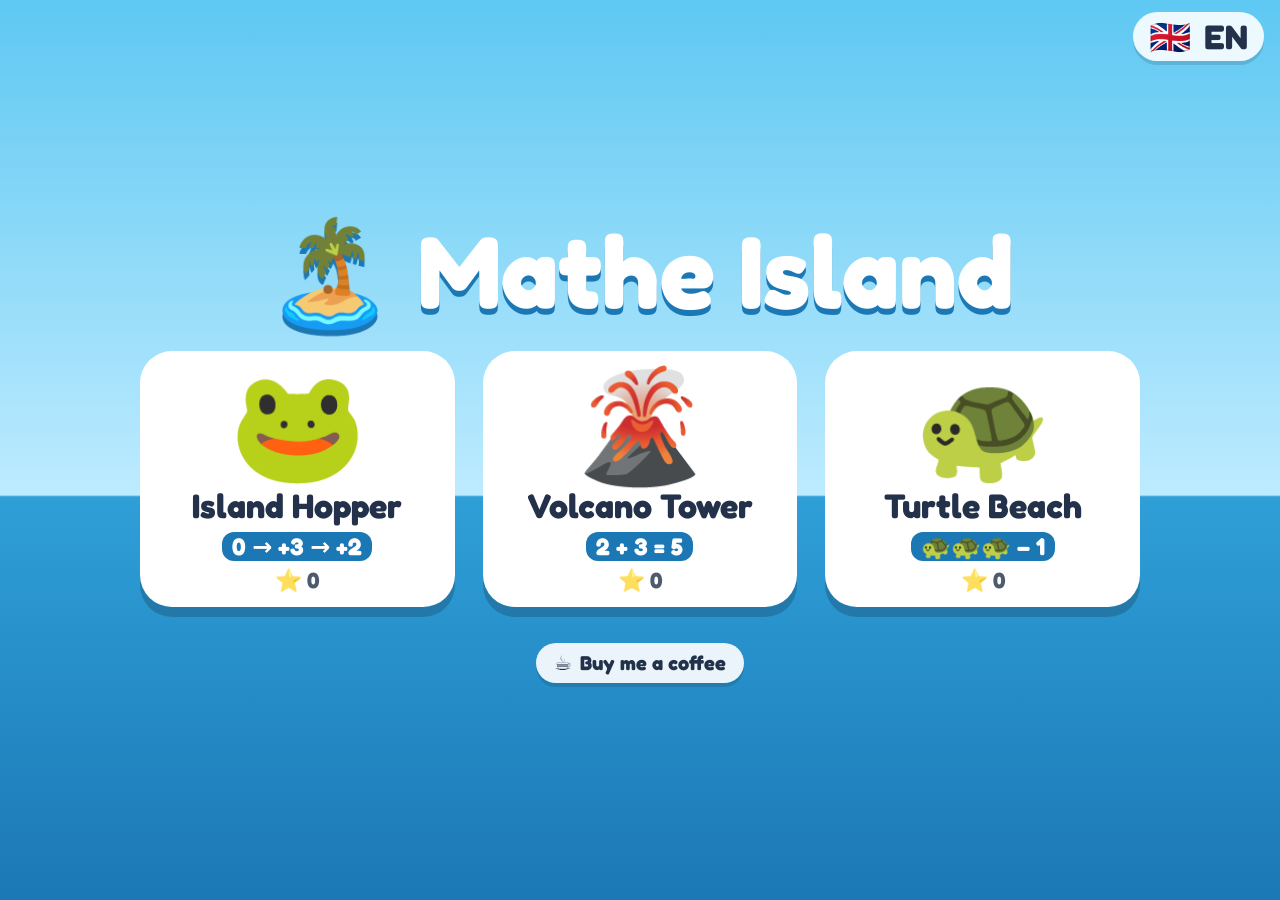
<file: index.html>
<!DOCTYPE html>
<html lang="en">
<head>
<meta charset="UTF-8">
<meta name="viewport" content="width=device-width, initial-scale=1.0, maximum-scale=1.0, user-scalable=no">
<title>Mathe Island</title>
<link rel="preconnect" href="https://fonts.googleapis.com">
<link rel="preconnect" href="https://fonts.gstatic.com" crossorigin>
<link href="https://fonts.googleapis.com/css2?family=Fredoka:wght@500;700&display=swap" rel="stylesheet">
<link rel="stylesheet" href="kit.css">
<style>
  body{overflow:auto;}
  .hub{min-height:100%;display:flex;flex-direction:column;align-items:center;justify-content:center;gap:3vh;padding:16px;}
  .hub h1{margin:0;font-size:clamp(40px,8vw,110px);color:#fff;text-shadow:0 6px 0 var(--sea-deep);text-align:center;line-height:1.05;}
  .cards{display:grid;grid-template-columns:repeat(3,minmax(0,1fr));gap:clamp(12px,2.4vw,28px);width:100%;max-width:1000px;}
  .card{background:#fff;border-radius:32px;padding:18px 10px 14px;display:flex;flex-direction:column;align-items:center;gap:6px;
    box-shadow:0 10px 0 rgba(0,0,0,.18);transition:transform .12s;text-align:center;}
  .card:active{transform:translateY(7px);box-shadow:0 3px 0 rgba(0,0,0,.18);}
  .card .ico{font-size:clamp(56px,9vw,110px);line-height:1;animation:float 3s ease-in-out infinite;}
  .card:nth-child(2) .ico{animation-delay:-1s;}
  .card:nth-child(3) .ico{animation-delay:-2s;}
  @keyframes float{50%{transform:translateY(-8px) rotate(-3deg)}}
  .card .name{font-size:clamp(20px,2.8vw,34px);font-weight:700;}
  .card .sample{font-size:clamp(15px,2vw,24px);font-weight:700;color:#fff;background:var(--sea-deep);border-radius:12px;padding:0 10px;}
  .card .got{font-size:clamp(15px,2vw,22px);font-weight:700;opacity:.8;}
  /* ---------- Buy me a coffee (parents only: lives on the map, not in the games) ---------- */
  .coffee-btn{margin-top:1vh;display:inline-flex;align-items:center;gap:8px;border:none;cursor:pointer;background:rgba(255,255,255,.9);
    border-radius:999px;padding:8px 18px;font-size:clamp(15px,1.8vw,20px);font-weight:700;color:var(--ink);box-shadow:0 4px 0 rgba(0,0,0,.12);}
  .coffee-btn:active{transform:translateY(3px);box-shadow:0 1px 0 rgba(0,0,0,.12);}
  .coffee-backdrop{position:fixed;inset:0;z-index:50;display:none;align-items:center;justify-content:center;padding:16px;background:rgba(27,120,181,.6);}
  .coffee-backdrop.show{display:flex;}
  .coffee-modal{--surface:#FFFFFF;--accent-warm:var(--gold);background:#fff;border-radius:28px;padding:22px 22px 18px;max-width:360px;width:100%;
    text-align:center;box-shadow:0 12px 0 rgba(0,0,0,.18);animation:kit-pop .4s ease;max-height:100%;overflow:auto;}
  .coffee-modal h3{margin:0 0 6px;font-size:24px;}
  .coffee-modal p{margin:0 0 14px;font-size:15px;color:#5B6478;line-height:1.35;font-family:system-ui,sans-serif;}
  .coffee-qr{display:block;width:min(200px,60vw);margin:0 auto 14px;border-radius:20px;box-shadow:0 6px 16px rgba(0,0,0,.15);overflow:hidden;}
  .coffee-qr svg{display:block;width:100%;height:auto;}
  .coffee-cta{display:block;background:linear-gradient(180deg,#FFD66B,var(--gold));color:var(--ink);font-weight:700;font-size:18px;border-radius:16px;padding:12px;
    box-shadow:0 5px 0 #C99A1E;}
  .coffee-close{margin-top:12px;width:100%;border:none;background:#EEF2F7;border-radius:16px;padding:10px;font-size:16px;font-weight:700;color:#5B6478;cursor:pointer;}
  .top{position:fixed;top:12px;right:16px;z-index:5;}
  @media (orientation:portrait) and (max-width:700px){ .cards{grid-template-columns:1fr;max-width:340px;} }
</style>
</head>
<body>
  <button class="pill top" id="langBtn" aria-label="Language"></button>
  <main class="hub">
    <h1>🏝️ Mathe Island</h1>
    <nav class="cards">
      <a class="card" href="island-hopper.html">
        <span class="ico">🐸</span><span class="name">Island Hopper</span>
        <span class="sample">0 → +3 → +2</span><span class="got" id="s0"></span>
      </a>
      <a class="card" href="volcano.html">
        <span class="ico">🌋</span><span class="name" id="n1"></span>
        <span class="sample">2 + 3 = 5</span><span class="got" id="s1"></span>
      </a>
      <a class="card" href="beach.html">
        <span class="ico">🐢</span><span class="name" id="n2"></span>
        <span class="sample">🐢🐢🐢 − 1</span><span class="got" id="s2"></span>
      </a>
    </nav>
    <button class="coffee-btn" id="coffeeBtn"><span>☕</span><span id="coffeeCta"></span></button>
  </main>
  <div class="coffee-backdrop" id="coffeeBackdrop" role="dialog" aria-modal="true" aria-labelledby="coffeeTitle">
    <div class="coffee-modal">
      <h3 id="coffeeTitle"></h3>
      <p id="coffeeMsg"></p>
      <a class="coffee-qr" id="coffeeQr" target="_blank" rel="noopener"></a>
      <a class="coffee-cta" id="coffeeLink" target="_blank" rel="noopener"></a>
      <button class="coffee-close" id="coffeeClose"></button>
    </div>
  </div>
<script src="kit.js"></script>
<script>
  const NAMES = { en: ['Volcano Tower', 'Turtle Beach'], de: ['Vulkan-Turm', 'Schildkröten-Strand'] };
  const COFFEE_URL = 'https://buymeacoffee.com/tellkoroke';
  // Same QR code as the ticktock app (points to COFFEE_URL).
  const COFFEE_QR_SVG = '<svg viewBox="0 0 350 350" class="coffee-qr-svg" role="img" aria-label="QR code to Buy Me a Coffee page"><rect width="350" height="350" rx="18" fill="var(--surface)"/><rect x="30" y="30" width="70" height="70" rx="14" fill="var(--ink)"/><rect x="40" y="40" width="50" height="50" rx="10" fill="var(--surface)"/><rect x="50" y="50" width="30" height="30" rx="7" fill="var(--ink)"/><rect x="250" y="30" width="70" height="70" rx="14" fill="var(--ink)"/><rect x="260" y="40" width="50" height="50" rx="10" fill="var(--surface)"/><rect x="270" y="50" width="30" height="30" rx="7" fill="var(--ink)"/><rect x="30" y="250" width="70" height="70" rx="14" fill="var(--ink)"/><rect x="40" y="260" width="50" height="50" rx="10" fill="var(--surface)"/><rect x="50" y="270" width="30" height="30" rx="7" fill="var(--ink)"/><path d="M120 30h10v10h-10zM140 30h10v10h-10zM170 30h10v10h-10zM200 30h10v10h-10zM210 30h10v10h-10zM220 30h10v10h-10zM130 40h10v10h-10zM190 40h10v10h-10zM210 40h10v10h-10zM230 40h10v10h-10zM130 50h10v10h-10zM140 50h10v10h-10zM170 50h10v10h-10zM180 50h10v10h-10zM200 50h10v10h-10zM220 50h10v10h-10zM120 60h10v10h-10zM130 60h10v10h-10zM150 60h10v10h-10zM160 60h10v10h-10zM210 60h10v10h-10zM220 60h10v10h-10zM120 70h10v10h-10zM150 70h10v10h-10zM200 70h10v10h-10zM210 70h10v10h-10zM110 80h10v10h-10zM120 80h10v10h-10zM130 80h10v10h-10zM140 80h10v10h-10zM150 80h10v10h-10zM180 80h10v10h-10zM190 80h10v10h-10zM210 80h10v10h-10zM220 80h10v10h-10zM230 80h10v10h-10zM110 90h10v10h-10zM130 90h10v10h-10zM150 90h10v10h-10zM170 90h10v10h-10zM190 90h10v10h-10zM210 90h10v10h-10zM230 90h10v10h-10zM120 100h10v10h-10zM130 100h10v10h-10zM160 100h10v10h-10zM180 100h10v10h-10zM200 100h10v10h-10zM210 100h10v10h-10zM220 100h10v10h-10zM230 100h10v10h-10zM30 110h10v10h-10zM60 110h10v10h-10zM80 110h10v10h-10zM90 110h10v10h-10zM110 110h10v10h-10zM130 110h10v10h-10zM150 110h10v10h-10zM170 110h10v10h-10zM190 110h10v10h-10zM210 110h10v10h-10zM220 110h10v10h-10zM240 110h10v10h-10zM260 110h10v10h-10zM30 120h10v10h-10zM40 120h10v10h-10zM50 120h10v10h-10zM60 120h10v10h-10zM80 120h10v10h-10zM160 120h10v10h-10zM190 120h10v10h-10zM240 120h10v10h-10zM250 120h10v10h-10zM280 120h10v10h-10zM310 120h10v10h-10zM30 130h10v10h-10zM70 130h10v10h-10zM90 130h10v10h-10zM100 130h10v10h-10zM110 130h10v10h-10zM130 130h10v10h-10zM140 130h10v10h-10zM160 130h10v10h-10zM170 130h10v10h-10zM190 130h10v10h-10zM200 130h10v10h-10zM220 130h10v10h-10zM240 130h10v10h-10zM260 130h10v10h-10zM270 130h10v10h-10zM280 130h10v10h-10zM290 130h10v10h-10zM300 130h10v10h-10zM60 140h10v10h-10zM70 140h10v10h-10zM80 140h10v10h-10zM100 140h10v10h-10zM130 140h10v10h-10zM150 140h10v10h-10zM160 140h10v10h-10zM210 140h10v10h-10zM220 140h10v10h-10zM260 140h10v10h-10zM270 140h10v10h-10zM290 140h10v10h-10zM300 140h10v10h-10zM30 150h10v10h-10zM40 150h10v10h-10zM60 150h10v10h-10zM70 150h10v10h-10zM80 150h10v10h-10zM90 150h10v10h-10zM100 150h10v10h-10zM110 150h10v10h-10zM120 150h10v10h-10zM200 150h10v10h-10zM230 150h10v10h-10zM240 150h10v10h-10zM250 150h10v10h-10zM280 150h10v10h-10zM300 150h10v10h-10zM310 150h10v10h-10zM30 160h10v10h-10zM50 160h10v10h-10zM60 160h10v10h-10zM80 160h10v10h-10zM100 160h10v10h-10zM110 160h10v10h-10zM130 160h10v10h-10zM200 160h10v10h-10zM210 160h10v10h-10zM220 160h10v10h-10zM230 160h10v10h-10zM240 160h10v10h-10zM30 170h10v10h-10zM40 170h10v10h-10zM60 170h10v10h-10zM70 170h10v10h-10zM90 170h10v10h-10zM110 170h10v10h-10zM140 170h10v10h-10zM200 170h10v10h-10zM230 170h10v10h-10zM250 170h10v10h-10zM270 170h10v10h-10zM280 170h10v10h-10zM290 170h10v10h-10zM300 170h10v10h-10zM310 170h10v10h-10zM40 180h10v10h-10zM50 180h10v10h-10zM60 180h10v10h-10zM70 180h10v10h-10zM120 180h10v10h-10zM140 180h10v10h-10zM200 180h10v10h-10zM220 180h10v10h-10zM230 180h10v10h-10zM260 180h10v10h-10zM270 180h10v10h-10zM280 180h10v10h-10zM300 180h10v10h-10zM30 190h10v10h-10zM40 190h10v10h-10zM80 190h10v10h-10zM90 190h10v10h-10zM100 190h10v10h-10zM110 190h10v10h-10zM140 190h10v10h-10zM200 190h10v10h-10zM220 190h10v10h-10zM230 190h10v10h-10zM240 190h10v10h-10zM260 190h10v10h-10zM300 190h10v10h-10zM40 200h10v10h-10zM50 200h10v10h-10zM70 200h10v10h-10zM80 200h10v10h-10zM110 200h10v10h-10zM120 200h10v10h-10zM150 200h10v10h-10zM160 200h10v10h-10zM170 200h10v10h-10zM190 200h10v10h-10zM240 200h10v10h-10zM250 200h10v10h-10zM260 200h10v10h-10zM280 200h10v10h-10zM310 200h10v10h-10zM30 210h10v10h-10zM50 210h10v10h-10zM70 210h10v10h-10zM90 210h10v10h-10zM110 210h10v10h-10zM120 210h10v10h-10zM170 210h10v10h-10zM190 210h10v10h-10zM230 210h10v10h-10zM250 210h10v10h-10zM260 210h10v10h-10zM270 210h10v10h-10zM300 210h10v10h-10zM310 210h10v10h-10zM50 220h10v10h-10zM100 220h10v10h-10zM110 220h10v10h-10zM140 220h10v10h-10zM170 220h10v10h-10zM190 220h10v10h-10zM200 220h10v10h-10zM210 220h10v10h-10zM220 220h10v10h-10zM230 220h10v10h-10zM300 220h10v10h-10zM310 220h10v10h-10zM30 230h10v10h-10zM50 230h10v10h-10zM60 230h10v10h-10zM80 230h10v10h-10zM90 230h10v10h-10zM100 230h10v10h-10zM140 230h10v10h-10zM230 230h10v10h-10zM240 230h10v10h-10zM250 230h10v10h-10zM260 230h10v10h-10zM270 230h10v10h-10zM290 230h10v10h-10zM110 240h10v10h-10zM150 240h10v10h-10zM170 240h10v10h-10zM190 240h10v10h-10zM220 240h10v10h-10zM230 240h10v10h-10zM270 240h10v10h-10zM290 240h10v10h-10zM300 240h10v10h-10zM310 240h10v10h-10zM130 250h10v10h-10zM190 250h10v10h-10zM230 250h10v10h-10zM250 250h10v10h-10zM270 250h10v10h-10zM300 250h10v10h-10zM110 260h10v10h-10zM120 260h10v10h-10zM130 260h10v10h-10zM170 260h10v10h-10zM190 260h10v10h-10zM230 260h10v10h-10zM270 260h10v10h-10zM280 260h10v10h-10zM290 260h10v10h-10zM310 260h10v10h-10zM130 270h10v10h-10zM150 270h10v10h-10zM180 270h10v10h-10zM190 270h10v10h-10zM200 270h10v10h-10zM230 270h10v10h-10zM240 270h10v10h-10zM250 270h10v10h-10zM260 270h10v10h-10zM270 270h10v10h-10zM310 270h10v10h-10zM110 280h10v10h-10zM140 280h10v10h-10zM150 280h10v10h-10zM160 280h10v10h-10zM230 280h10v10h-10zM250 280h10v10h-10zM270 280h10v10h-10zM280 280h10v10h-10zM290 280h10v10h-10zM300 280h10v10h-10zM130 290h10v10h-10zM150 290h10v10h-10zM170 290h10v10h-10zM200 290h10v10h-10zM220 290h10v10h-10zM270 290h10v10h-10zM280 290h10v10h-10zM290 290h10v10h-10zM310 290h10v10h-10zM130 300h10v10h-10zM140 300h10v10h-10zM170 300h10v10h-10zM200 300h10v10h-10zM220 300h10v10h-10zM230 300h10v10h-10zM250 300h10v10h-10zM260 300h10v10h-10zM270 300h10v10h-10zM300 300h10v10h-10zM110 310h10v10h-10zM120 310h10v10h-10zM160 310h10v10h-10zM180 310h10v10h-10zM200 310h10v10h-10zM230 310h10v10h-10zM240 310h10v10h-10zM250 310h10v10h-10zM270 310h10v10h-10zM280 310h10v10h-10zM300 310h10v10h-10z" fill="var(--ink)"/><rect x="150" y="150" width="50" height="50" rx="11" fill="var(--accent-warm)"/><text x="175" y="180.5" text-anchor="middle" font-size="30">☕</text></svg>';
  const COFFEE = {
    en: { title: 'Enjoying Mathe Island?', msg: 'If these games helped your child with numbers, you can buy me a coffee – totally optional, always appreciated!', cta: 'Buy me a coffee', close: 'Maybe later' },
    de: { title: 'Gefällt dir Mathe Island?', msg: 'Wenn diese Spiele deinem Kind beim Rechnen geholfen haben, kannst du mir gerne einen Kaffee spendieren – ganz freiwillig, aber immer eine Freude!', cta: 'Kaffee spendieren', close: 'Vielleicht später' }
  };
  const sum = a => a.reduce((s, v) => s + (+v || 0), 0);
  function render() {
    const [v, b] = NAMES[Kit.lang];
    document.getElementById('n1').textContent = v;
    document.getElementById('n2').textContent = b;
    document.getElementById('s0').textContent = '⭐ ' + sum(Kit.store.json('ih-stars', []));
    document.getElementById('s1').textContent = '⭐ ' + sum(Kit.store.json('mathe-volcano-stars', []));
    document.getElementById('s2').textContent = '⭐ ' + sum(Kit.store.json('mathe-beach-stars', []));
    const c = COFFEE[Kit.lang];
    document.getElementById('coffeeCta').textContent = c.cta;
    document.getElementById('coffeeTitle').textContent = c.title;
    document.getElementById('coffeeMsg').textContent = c.msg;
    document.getElementById('coffeeLink').textContent = '☕ ' + c.cta;
    document.getElementById('coffeeClose').textContent = c.close;
  }
  const backdrop = document.getElementById('coffeeBackdrop');
  ['coffeeQr', 'coffeeLink'].forEach(id => { document.getElementById(id).href = COFFEE_URL; });
  document.getElementById('coffeeQr').innerHTML = COFFEE_QR_SVG;
  document.getElementById('coffeeQr').setAttribute('aria-label', 'Buy me a coffee');
  document.getElementById('coffeeBtn').addEventListener('click', () => backdrop.classList.add('show'));
  document.getElementById('coffeeClose').addEventListener('click', () => backdrop.classList.remove('show'));
  backdrop.addEventListener('click', e => { if (e.target === backdrop) backdrop.classList.remove('show'); });
  addEventListener('keydown', e => { if (e.key === 'Escape') backdrop.classList.remove('show'); });
  Kit.bindLangButton(document.getElementById('langBtn'), render);
  render();
  addEventListener('pageshow', render); // refresh stars when coming back with the browser's back button
</script>
</body>
</html>
</file>
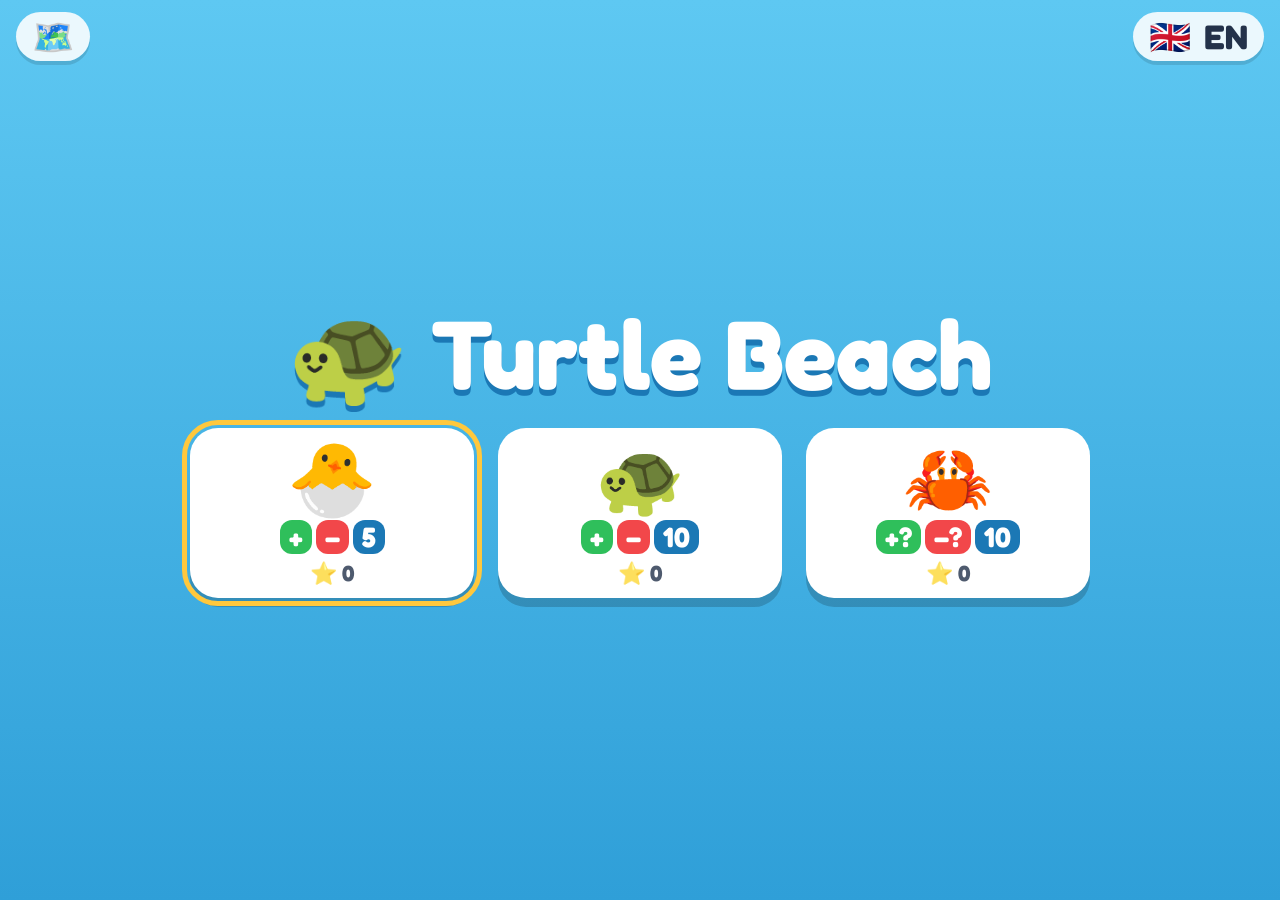
<file: beach.html>
<!DOCTYPE html>
<html lang="en">
<head>
<meta charset="UTF-8">
<meta name="viewport" content="width=device-width, initial-scale=1.0, maximum-scale=1.0, user-scalable=no">
<title>Turtle Beach</title>
<link rel="preconnect" href="https://fonts.googleapis.com">
<link rel="preconnect" href="https://fonts.gstatic.com" crossorigin>
<link href="https://fonts.googleapis.com/css2?family=Fredoka:wght@500;700&display=swap" rel="stylesheet">
<link rel="stylesheet" href="kit.css">
<style>
  .main{flex:1;min-height:0;width:100%;display:flex;flex-direction:column;align-items:center;gap:10px;}

  /* Equation cards, drawn like the worksheet boxes */
  .eq{display:flex;align-items:center;gap:clamp(6px,1.4vw,16px);background:#fff;border-radius:24px;padding:6px 18px;
    box-shadow:0 6px 0 rgba(0,0,0,.14);border:5px solid var(--gold);cursor:pointer;}
  .eq .box{min-width:1.5em;height:1.5em;padding:0 .15em;display:flex;align-items:center;justify-content:center;
    border:3px solid #9AA5B8;border-radius:12px;font-size:clamp(28px,5vw,58px);font-weight:700;line-height:1;}
  .eq .op{font-size:clamp(28px,5vw,58px);font-weight:700;}
  .eq .op.minus{color:var(--stop);}
  .eq .op.plus{color:var(--go-dark);}
  .eq .box.q{border-color:var(--gold);background:#FFF6D6;color:#C98A00;animation:qpulse 1s ease-in-out infinite;}
  .eq .box.solved{border-color:var(--go);background:#E4F8EA;color:var(--go-dark);animation:none;}
  @keyframes qpulse{50%{transform:scale(1.1)}}
  .say{font-size:clamp(16px,2.6vw,28px);font-weight:700;background:rgba(255,255,255,.85);border-radius:999px;padding:3px 16px;
    box-shadow:0 3px 0 rgba(0,0,0,.1);cursor:pointer;text-align:center;}

  /* Beach & sea */
  .scene{flex:1;min-height:0;min-width:0;width:100%;max-width:1300px;display:flex;align-items:stretch;gap:8px;}
  .beach{position:relative;flex:3;min-width:0;display:flex;align-items:center;justify-content:center;
    background:radial-gradient(ellipse 52% 54% at 50% 52%,var(--sand) 0%,var(--sand) 88%,var(--sand-dark) 96%,transparent 100%);}
  .palm{position:absolute;left:4%;top:0;font-size:clamp(34px,7vw,90px);pointer-events:none;transform-origin:50% 100%;animation:sway 4s ease-in-out infinite;}
  @keyframes sway{50%{transform:rotate(4deg)}}
  .herd{--a:60px;position:relative;display:flex;flex-wrap:wrap;justify-content:center;align-content:center;gap:calc(var(--a)*.12);
    width:calc(var(--a)*5.8);max-width:92%;}
  .animal{position:relative;width:var(--a);height:var(--a);border:none;background:none;cursor:pointer;padding:0;
    font-size:calc(var(--a)*.82);line-height:1;display:flex;align-items:center;justify-content:center;
    filter:drop-shadow(0 4px 2px rgba(0,0,0,.2));}
  .animal .e{display:inline-block;animation:idle 1.6s ease-in-out infinite;}
  .animal:nth-child(even) .e{animation-delay:-.8s;}
  @keyframes idle{50%{transform:translateY(-4%) scale(1.04,.96)}}
  .animal.crossed .e{opacity:.4;animation:none;}
  .animal.crossed::after{content:"";position:absolute;left:4%;right:4%;top:47%;height:max(4px,calc(var(--a)*.07));
    background:#2B2A33;border-radius:4px;transform:rotate(-40deg);animation:strike .25s ease-out;}
  @keyframes strike{from{transform:rotate(-40deg) scaleX(0)}to{transform:rotate(-40deg) scaleX(1)}}
  .animal.added::before{content:"";position:absolute;inset:-6%;border-radius:50%;background:radial-gradient(circle,rgba(255,236,140,.85),transparent 70%);z-index:-1;}
  .animal.hop-in{animation:hopIn .55s cubic-bezier(.3,1.6,.5,1);}
  @keyframes hopIn{from{transform:translate(120%,-60%) scale(.4);opacity:0}to{transform:none;opacity:1}}
  .animal.counted .e{animation:countHop .4s ease;}
  @keyframes countHop{50%{transform:translateY(-25%) scale(1.15)}}
  .animal .badge{position:absolute;top:-8%;right:-8%;min-width:44%;height:44%;border-radius:999px;background:var(--gold);color:var(--ink);
    font-size:calc(var(--a)*.3);font-weight:700;display:flex;align-items:center;justify-content:center;box-shadow:0 2px 0 rgba(0,0,0,.2);}
  .ghost{width:var(--a);height:var(--a);border-radius:50%;border:4px dashed rgba(35,50,74,.45);animation:kit-pop .5s ease;}

  .sea{position:relative;flex:1.15;min-width:0;display:flex;align-items:center;justify-content:center;}
  .boat{position:relative;display:flex;flex-direction:column;align-items:center;cursor:pointer;border:none;background:none;padding:0;
    animation:bob 2.4s ease-in-out infinite;}
  .boat.hidden{visibility:hidden;}
  .boat.arrive{animation:arrive .9s ease-out, bob 2.4s ease-in-out .9s infinite;}
  .boat.leave{animation:leave 1s ease-in forwards;}
  @keyframes bob{50%{transform:translateY(-8px) rotate(-3deg)}}
  @keyframes arrive{from{transform:translateX(120%)}to{transform:none}}
  @keyframes leave{to{transform:translateX(160%)}}
  .boat .cargo{--c:44px;display:flex;flex-wrap:wrap;justify-content:center;max-width:calc(var(--c)*3.3);font-size:var(--c);line-height:1.05;margin-bottom:-10%;}
  .boat .tarp{font-size:calc(var(--c)*1.1);width:calc(var(--c)*2.4);height:calc(var(--c)*1.3);border-radius:18px 18px 6px 6px;
    background:repeating-linear-gradient(45deg,#E94F4F 0 14px,#FFFFFF 14px 28px);display:flex;align-items:center;justify-content:center;
    color:#fff;font-weight:700;text-shadow:0 2px 0 rgba(0,0,0,.35);margin-bottom:-8%;}
  .boat .hull{font-size:calc(var(--c)*2.2);line-height:1;}
  .boat .tapme{position:absolute;right:-10%;top:-10%;font-size:calc(var(--c)*.9);animation:tapme 1s ease-in-out infinite;}
  @keyframes tapme{50%{transform:translate(-6px,6px) scale(.9)}}

  @media (orientation:portrait) and (max-width:700px){
    .topbar{flex-wrap:wrap;}
    .topbar .eq{order:3;margin:0 auto;}
    .eq .box,.eq .op{font-size:34px;}
  }
  @media (max-height:520px) and (orientation:landscape){
    .main{flex-direction:row;align-items:stretch;}
    .main .pad{width:34%;align-content:center;}
    .main .pad button{--size:clamp(34px,10vh,64px);}
    .eq .box,.eq .op{font-size:30px;}
    .say{font-size:16px;}
  }
</style>
</head>
<body>

<div class="screen" id="start">
  <a class="pill corner" href="index.html" aria-label="Map">🗺️</a>
  <div class="corner-r" id="langSpotStart"></div>
  <h1 id="title">🐢 Turtle Beach</h1>
  <div class="levels" id="levels"></div>
</div>

<div class="game">
  <div class="topbar">
    <div class="side">
      <button class="pill" id="homeBtn" aria-label="Levels">🏠</button>
      <div class="pill stars" id="stars">⭐ 0</div>
      <div class="pill progress" id="progress" aria-label="Level progress"></div>
    </div>
    <div class="eq" id="eq" role="status" aria-live="polite"></div>
    <div class="side">
      <span id="langSpotGame"><button class="pill" id="langBtn" aria-label="Language"></button></span>
    </div>
  </div>
  <div class="say" id="say"></div>

  <div class="main">
    <div class="scene">
      <div class="beach" id="beach">
        <div class="palm">🌴</div>
        <div class="herd" id="herd"></div>
      </div>
      <div class="sea">
        <button class="boat hidden" id="boat" aria-label="Boat"></button>
      </div>
    </div>
    <div class="pad" id="pad"></div>
  </div>
</div>

<script src="kit.js"></script>
<script>
(() => {
  'use strict';
  const { sfx, speak, restart, rand, pick } = Kit;

  // Level 1 mirrors the worksheet (up to 5, one more / one less); level 3 hides the middle number.
  const LEVELS = [
    { icon: '🐣', max: 5,  step: 1, missing: false, chips: [{ t: '+' }, { t: '−', cls: 'minus' }, { t: '5', cls: 'range' }] },
    { icon: '🐢', max: 10, step: 3, missing: false, chips: [{ t: '+' }, { t: '−', cls: 'minus' }, { t: '10', cls: 'range' }] },
    { icon: '🦀', max: 10, step: 5, missing: true,  chips: [{ t: '+?' }, { t: '−?', cls: 'minus' }, { t: '10', cls: 'range' }] }
  ];
  const STAR_KEY = 'mathe-beach-stars', PROG_KEY = 'mathe-beach-progress';
  const ANIMALS = ['🐢', '🦀', '🐧', '🐸', '🦭', '🐙', '🦆', '🐠'];

  const TEXT = {
    en: {
      title: '🐢 Turtle Beach',
      minusAct: b => b === 1 ? 'One swims away. Tap one!' : `${b} swim away. Tap ${b}!`,
      plusAct: 'More friends are coming. Tap the boat!',
      left: 'How many are left?', now: 'How many are there now?',
      missPlus: c => `There should be ${c}. How many are in the boat?`,
      missMinus: c => `Only ${c} may stay. Tap the others away!`,
      again: 'Count again!',
      yay: 'YAY! 🎉', cheers: ['Yay! You did it!', 'Super counting!', 'Wow! Amazing!', 'Hooray!']
    },
    de: {
      title: '🐢 Schildkröten-Strand',
      minusAct: b => b === 1 ? 'Einer schwimmt weg. Tippe einen an!' : `${b} schwimmen weg. Tippe ${b} an!`,
      plusAct: 'Es kommen noch Freunde. Tippe auf das Boot!',
      left: 'Wie viele sind noch da?', now: 'Wie viele sind es jetzt?',
      missPlus: c => `Es sollen ${c} sein. Wie viele sind im Boot?`,
      missMinus: c => `Nur ${c} dürfen bleiben. Tippe die anderen weg!`,
      again: 'Zähl nochmal!',
      yay: 'JUHU! 🎉', cheers: ['Juhu! Geschafft!', 'Super gezählt!', 'Wow! Toll!', 'Hurra!']
    }
  };
  const L = () => TEXT[Kit.lang];

  const $ = id => document.getElementById(id);
  const eqEl = $('eq'), sayEl = $('say'), herd = $('herd'), beach = $('beach'), boat = $('boat'), starsEl = $('stars');

  const state = {
    level: Math.min(LEVELS.length - 1, +Kit.store.get('mathe-beach-level', '0') || 0),
    round: null, phase: 'idle', taps: 0, wrong: 0,
    playing: false, busy: false, session: 0, last: ''
  };
  const LV = () => LEVELS[state.level];
  let pad = null;

  /* ---------- Rounds ---------- */
  function makeRound() {
    const { max, step, missing } = LV();
    let r, tries = 0;
    do {
      const kind = Math.random() < 0.5 ? 'minus' : 'plus';
      let a, b;
      if (kind === 'minus') { a = rand(Math.max(2, step === 1 ? 2 : 3), max); b = rand(1, Math.min(step, a - 1)); }
      else { a = rand(1, max - 1); b = rand(1, Math.min(step, max - a)); }
      r = { kind, a, b, c: kind === 'minus' ? a - b : a + b, missing, animal: pick(ANIMALS) };
      tries++;
    } while (`${r.kind}${r.a}${r.b}` === state.last && tries < 50);
    state.last = `${r.kind}${r.a}${r.b}`;
    return r;
  }

  const instruction = () => {
    const r = state.round;
    if (state.phase === 'count' && !r.missing) return r.kind === 'minus' ? L().left : L().now;
    if (r.missing) return r.kind === 'minus' ? L().missMinus(r.c) : L().missPlus(r.c);
    return r.kind === 'minus' ? L().minusAct(r.b) : L().plusAct;
  };
  function tell() { const t = instruction(); sayEl.textContent = '🔊 ' + t; speak(t); }

  function renderEq(solved) {
    const r = state.round;
    const q = r.missing ? 'b' : 'c';
    const box = (k, v) => `<span class="box ${k === q ? (solved ? 'solved' : 'q') : ''}">${k === q && !solved ? '?' : v}</span>`;
    eqEl.innerHTML = box('a', r.a) +
      `<span class="op ${r.kind}">${r.kind === 'minus' ? '−' : '+'}</span>` +
      box('b', r.b) + '<span class="op">=</span>' + box('c', r.c);
  }

  function sizeHerd() {
    const r = state.round;
    const n = r.kind === 'plus' ? r.c : r.a;
    const cols = Math.min(5, Math.max(n, 3)), rows = Math.ceil(n / 5);
    const W = beach.clientWidth * 0.8, H = beach.clientHeight * 0.78;
    const a = Math.max(26, Math.min(W / (cols * 1.14), H / (rows * 1.14), 110));
    herd.style.setProperty('--a', a + 'px');
    boat.style.setProperty('--c', Math.max(22, Math.min(a * 0.62, 56)) + 'px');
  }

  function addAnimal(emoji, extraCls) {
    const b = document.createElement('button');
    b.className = 'animal' + (extraCls ? ' ' + extraCls : '');
    b.innerHTML = `<span class="e">${emoji}</span>`;
    b.setAttribute('aria-label', 'animal');
    b.addEventListener('pointerdown', e => { e.preventDefault(); Kit.audio(); tapAnimal(b); });
    b.addEventListener('click', e => { if (e.detail === 0) tapAnimal(b); });
    herd.appendChild(b);
    return b;
  }

  function renderBoat() {
    const r = state.round;
    boat.className = 'boat';
    if (r.kind !== 'plus') { boat.classList.add('hidden'); boat.innerHTML = ''; return; }
    const cargo = r.missing ? `<span class="tarp">?</span>` : `<span class="cargo">${r.animal.repeat(r.b)}</span>`;
    boat.innerHTML = cargo + '<span class="hull">🛶</span>' + (r.missing ? '' : '<span class="tapme">👆</span>');
    restart(boat, 'arrive');
  }

  function newRound() {
    const session = state.session;
    state.round = makeRound();
    state.taps = 0; state.wrong = 0; state.busy = false;
    const r = state.round;
    herd.innerHTML = '';
    for (let i = 0; i < r.a; i++) addAnimal(r.animal);
    sizeHerd();
    renderBoat();
    renderEq(false);
    pad.clearMarks();
    state.phase = r.missing && r.kind === 'plus' ? 'count' : 'act';
    pad.enable(state.phase === 'count');
    setTimeout(() => { if (session === state.session) tell(); }, 300);
  }

  /* ---------- Actions ---------- */
  function tapAnimal(el) {
    const r = state.round;
    if (!state.playing || state.busy || state.phase !== 'act' || r.kind !== 'minus') return;
    if (el.classList.contains('crossed')) {
      if (!r.missing) return;            // level 3: tapping again brings it back
      el.classList.remove('crossed'); state.taps--; sfx.boing(1);
      return;
    }
    el.classList.add('crossed'); state.taps++;
    sfx.splash();
    if (!r.missing && state.taps === r.b) {
      state.phase = 'count';
      pad.enable(true);
      setTimeout(tell, 450);
    } else if (r.missing && r.a - state.taps === r.c) {
      success();
    }
  }

  function unload(after) {
    const r = state.round;
    const session = state.session;
    boat.querySelector('.tapme')?.remove();
    const tarp = boat.querySelector('.tarp');
    if (tarp) tarp.outerHTML = `<span class="cargo">${r.animal.repeat(r.b)}</span>`;
    herd.querySelectorAll('.ghost').forEach(g => g.remove());
    const cargo = boat.querySelector('.cargo');
    for (let i = 0; i < r.b; i++) {
      setTimeout(() => {
        if (session !== state.session) return;
        if (cargo) cargo.textContent = r.animal.repeat(r.b - i - 1);
        addAnimal(r.animal, 'added hop-in');
        sfx.boing(1);
      }, 250 + i * 330);
    }
    setTimeout(() => {
      if (session !== state.session) return;
      restart(boat, 'leave');
      after();
    }, 350 + r.b * 330);
  }

  boat.addEventListener('pointerdown', e => {
    e.preventDefault(); Kit.audio();
    const r = state.round;
    if (!state.playing || state.busy || state.phase !== 'act' || !r || r.kind !== 'plus') return;
    state.busy = true;
    unload(() => { state.busy = false; state.phase = 'count'; pad.enable(true); tell(); });
  });

  function onPick(n) {
    const r = state.round;
    if (!state.playing || state.busy || state.phase !== 'count') return;
    const answer = r.missing ? r.b : r.c;
    if (n === answer) {
      if (r.missing && r.kind === 'plus') { state.busy = true; unload(success); }
      else success();
      return;
    }
    state.wrong++;
    pad.markWrong(n);
    sfx.bonk();
    if (r.missing) {
      restart(boat, 'shake');
      speak(L().again);
      // Hint: dashed spots on the sand show the gap to fill.
      if (state.wrong >= 2 && !herd.querySelector('.ghost')) {
        for (let i = 0; i < r.b; i++) { const g = document.createElement('span'); g.className = 'ghost'; herd.appendChild(g); }
      }
    } else if (state.wrong >= 2) countAlong();
    else speak(L().again);
  }

  // Counts the animals out loud, one hop at a time: "1, 2, 3 …"
  function countAlong() {
    const session = state.session;
    const list = [...herd.querySelectorAll('.animal:not(.crossed)')];
    herd.querySelectorAll('.badge').forEach(b => b.remove());
    state.busy = true;
    list.forEach((el, i) => setTimeout(() => {
      if (session !== state.session) return;
      el.classList.remove('counted'); void el.offsetWidth; el.classList.add('counted');
      el.insertAdjacentHTML('beforeend', `<span class="badge">${i + 1}</span>`);
      sfx.tap();
      speak(String(i + 1));
    }, i * 800));
    setTimeout(() => { if (session === state.session) state.busy = false; }, list.length * 800);
  }

  function success() {
    const session = state.session;
    state.busy = true; state.phase = 'done';
    pad.enable(false);
    renderEq(true);
    const total = Kit.addStars(STAR_KEY, LEVELS.length, state.level, 1);
    starsEl.textContent = `⭐ ${total}`;
    restart(starsEl, 'pop');
    // Only rounds answered right the first time count towards finishing the level.
    const clean = state.wrong === 0;
    const levelDone = clean && Kit.addClean(PROG_KEY, LEVELS.length, state.level);
    renderProgress(clean);
    herd.querySelectorAll('.animal:not(.crossed)').forEach((el, i) => setTimeout(() => el.classList.add('counted'), i * 60));
    Kit.celebrate({ text: L().yay, say: pick(L().cheers) });
    setTimeout(() => {
      if (session !== state.session) return;
      if (!levelDone) return newRound();
      const last = state.level === LEVELS.length - 1;
      Kit.levelUp({
        last, nextIcon: last ? '' : LEVELS[state.level + 1].icon,
        onNext: () => startLevel(state.level + 1),
        onStay: () => { if (session === state.session) newRound(); }
      });
    }, 2000);
  }

  /* ---------- Screens ---------- */
  function renderProgress(bump) {
    Kit.renderProgress($('progress'), PROG_KEY, LEVELS.length, state.level);
    if (bump) restart($('progress'), 'pop');
  }
  function startLevel(i) {
    state.level = i; Kit.store.set('mathe-beach-level', String(i));
    state.session++; state.last = '';
    $('start').classList.add('hide');
    starsEl.textContent = `⭐ ${Kit.stars(STAR_KEY, LEVELS.length)[i]}`;
    renderProgress(false);
    $('langSpotGame').appendChild($('langBtn'));
    pad = Kit.numberPad($('pad'), 10, onPick);
    state.playing = true;
    sfx.ding();
    newRound();
  }
  function showStart() {
    state.playing = false; state.session++;
    Kit.hush();
    $('title').textContent = L().title;
    document.title = L().title.replace('🐢 ', '');
    Kit.levelTiles($('levels'), LEVELS, Kit.stars(STAR_KEY, LEVELS.length), state.level, startLevel, Kit.progress(PROG_KEY, LEVELS.length).done);
    $('langSpotStart').appendChild($('langBtn'));   // one language button, moved between screens
    $('start').classList.remove('hide');
  }

  $('homeBtn').addEventListener('click', showStart);
  eqEl.addEventListener('click', () => { if (state.playing && state.phase !== 'done') tell(); });
  sayEl.addEventListener('click', () => { if (state.playing && state.phase !== 'done') tell(); });
  const onLang = () => { $('title').textContent = L().title; if (state.playing && state.phase !== 'done') tell(); };
  Kit.bindLangButton($('langBtn'), () => { onLang(); if (!state.playing) showStart(); });
  // Re-fit the animals whenever the sand changes size (rotation, window resize, pad wrapping).
  if ('ResizeObserver' in window) new ResizeObserver(() => { if (state.round) sizeHerd(); }).observe(beach);
  else addEventListener('resize', () => { if (state.round) sizeHerd(); });

  showStart();
})();
</script>
</body>
</html>
</file>
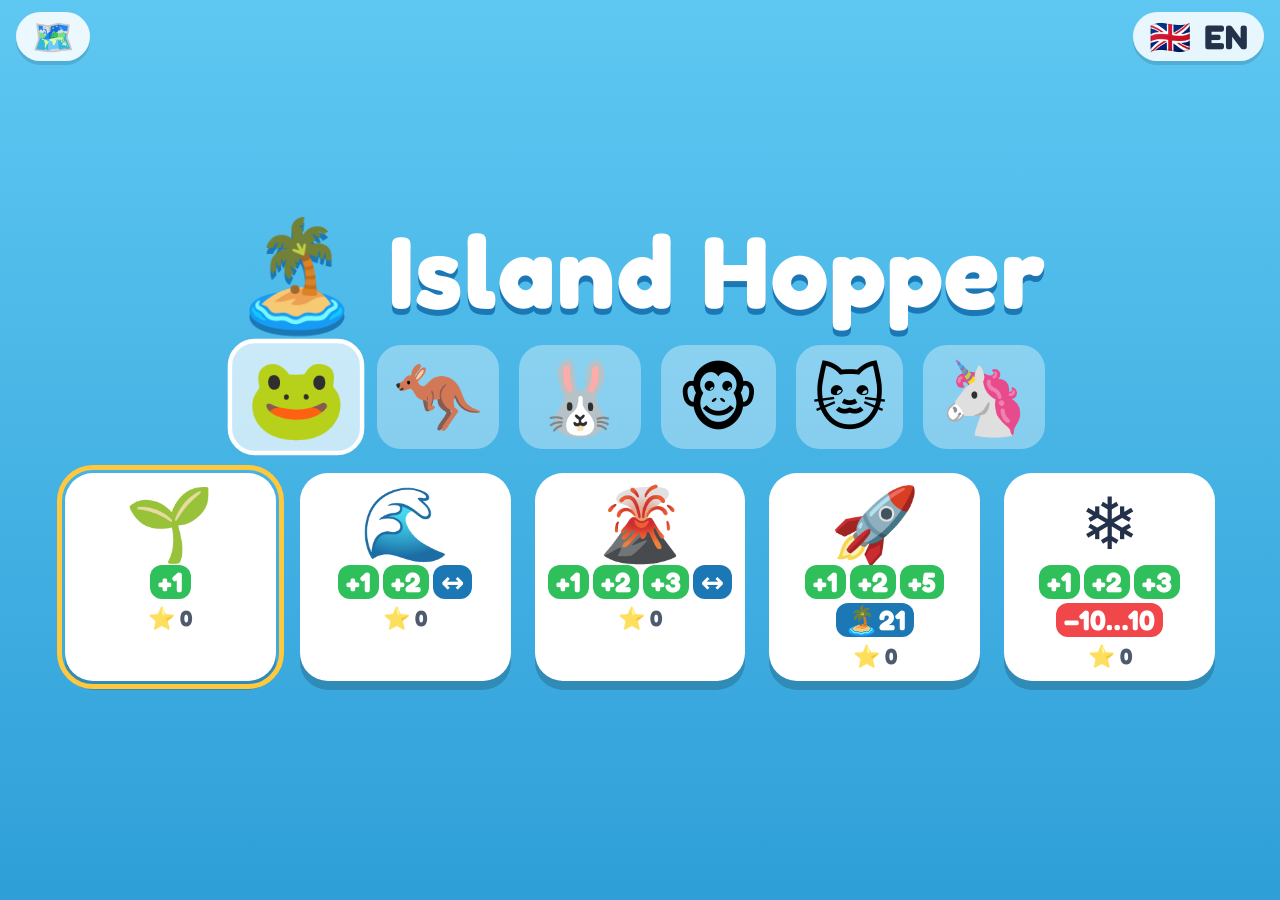
<file: island-hopper.html>
<!DOCTYPE html>
<html lang="en">
<head>
<meta charset="UTF-8">
<meta name="viewport" content="width=device-width, initial-scale=1.0, maximum-scale=1.0, user-scalable=no">
<title>Island Hopper</title>
<link rel="preconnect" href="https://fonts.googleapis.com">
<link rel="preconnect" href="https://fonts.gstatic.com" crossorigin>
<link href="https://fonts.googleapis.com/css2?family=Fredoka:wght@500;700&display=swap" rel="stylesheet">
<link rel="stylesheet" href="kit.css">
<style>
  :root{
    --sky-top:#5EC8F2;
    --sky-bottom:#BDEBFF;
    --sea:#2F9FD8;
    --sea-deep:#1B78B5;
    --ink:#23324A;
    --gold:#FFC83D;
    --gold-glow:rgba(255,200,61,.95);
    --go:#2FBF5B;
    --go-dark:#1E8C40;
    --stop:#F2474A;
    --stop-dark:#B52A2D;
    --font:'Fredoka', 'Comic Sans MS', 'Chalkboard SE', system-ui, sans-serif;
  }
  *{box-sizing:border-box;-webkit-tap-highlight-color:transparent;}
  html,body{margin:0;height:100%;overflow:hidden;}
  body{
    font-family:var(--font);
    color:var(--ink);
    background:linear-gradient(180deg,var(--sky-top) 0%,var(--sky-bottom) 55%,var(--sea) 55.2%,var(--sea-deep) 100%);
    user-select:none;-webkit-user-select:none;
    touch-action:manipulation;
  }
  button{font-family:var(--font);}
  .game{
    --n:11;
    --island-w:clamp(10px, calc((100vw - 32px) / var(--n) * .8), 104px);
    position:relative;height:100%;display:flex;flex-direction:column;align-items:center;justify-content:space-between;padding:12px 16px 18px;
  }

  /* ---------- Sky decorations ---------- */
  .sun{position:absolute;top:13%;right:3vw;font-size:clamp(40px,7vw,80px);animation:spin 30s linear infinite;pointer-events:none;}
  .cloud{position:absolute;font-size:clamp(34px,6vw,70px);opacity:.9;pointer-events:none;animation:drift linear infinite;}
  .cloud.c1{top:9%;animation-duration:48s;}
  .cloud.c2{top:22%;animation-duration:70s;animation-delay:-30s;}
  .cloud.c3{top:4%;animation-duration:60s;animation-delay:-12s;font-size:clamp(24px,4vw,48px);}
  @keyframes drift{from{transform:translateX(-15vw)}to{transform:translateX(115vw)}}
  @keyframes spin{to{transform:rotate(360deg)}}
  .waves{position:absolute;left:0;right:0;top:55%;height:28px;pointer-events:none;
    background:radial-gradient(circle at 20px -6px,transparent 18px,rgba(255,255,255,.55) 19px,transparent 22px) 0 0/40px 28px repeat-x;
    animation:wave 3s linear infinite;}
  @keyframes wave{to{background-position:40px 0}}

  /* ---------- Top bar ---------- */
  .topbar{position:relative;z-index:5;width:100%;display:flex;align-items:center;justify-content:space-between;gap:10px;}
  .topbar .left{display:flex;gap:10px;align-items:center;}
  .pill{font-size:clamp(20px,3.2vw,34px);font-weight:700;background:rgba(255,255,255,.85);border:none;border-radius:999px;padding:4px 16px;box-shadow:0 4px 0 rgba(0,0,0,.12);color:var(--ink);}
  button.pill{cursor:pointer;}
  .stars{min-width:90px;text-align:center;}
  .stars.pop{animation:pop .5s ease;}

  /* ---------- Banner ---------- */
  .banner{
    position:relative;z-index:5;margin-top:6px;
    display:flex;align-items:center;gap:14px;
    background:#fff;border-radius:28px;padding:8px 26px;
    box-shadow:0 7px 0 rgba(0,0,0,.14);
    font-size:clamp(22px,4.2vw,50px);font-weight:700;text-align:center;
    cursor:pointer;border:5px solid var(--gold);
  }
  .banner .speaker{font-size:.8em;}
  .banner .num{display:inline-flex;align-items:center;justify-content:center;min-width:1.5em;height:1.5em;padding:0 .2em;border-radius:50%;background:var(--gold);color:var(--ink);box-shadow:0 0 18px var(--gold-glow);}
  .banner.bump{animation:pop .45s ease;}
  @keyframes pop{0%{transform:scale(1)}40%{transform:scale(1.15)}100%{transform:scale(1)}}

  .energy{position:relative;z-index:5;margin-top:10px;display:flex;gap:6px;align-items:center;
    background:rgba(255,255,255,.8);border-radius:999px;padding:2px 14px;box-shadow:0 4px 0 rgba(0,0,0,.1);
    font-size:clamp(22px,3.6vw,40px);min-height:1.4em;}
  .energy.hidden{visibility:hidden;}
  .energy span{display:inline-block;color:#F5B400;transition:filter .3s, opacity .3s, transform .3s;}
  .energy span.used{filter:grayscale(1);opacity:.28;transform:scale(.8);}
  .energy span.zap{animation:zap .4s ease;}
  @keyframes zap{0%{transform:scale(1)}50%{transform:scale(1.6) rotate(20deg)}100%{transform:scale(.8)}}
  .energy.low{animation:lowE .6s ease-in-out infinite alternate;}
  @keyframes lowE{to{background:rgba(255,228,120,.95)}}

  /* ---------- Islands ---------- */
  .world{position:relative;z-index:3;width:100%;max-width:1400px;flex:1;display:flex;align-items:center;}
  .islands{position:relative;width:100%;display:flex;justify-content:space-between;align-items:flex-end;margin-top:12vh;will-change:transform;}
  .island{position:relative;width:var(--island-w);display:flex;flex-direction:column;align-items:center;animation:bob 3.2s ease-in-out infinite;}
  .island:nth-child(odd){animation-delay:-1.6s;}
  @keyframes bob{0%,100%{transform:translateY(0)}50%{transform:translateY(-6px)}}
  .island .top{
    width:100%;aspect-ratio:1/.42;border-radius:50% 50% 45% 45%/60% 60% 40% 40%;
    background:radial-gradient(ellipse at 50% 25%,#8EE06A 0%,#55C241 55%,#3A9A2E 100%);
    box-shadow:inset 0 -4px 0 rgba(0,0,0,.12);position:relative;z-index:2;
  }
  .island.ten .top{background:radial-gradient(ellipse at 50% 25%,#B6F08E 0%,#3FB8A0 60%,#2A8F7C 100%);}
  /* Zero gets its own look so children can spot where it went when the line slides. */
  .island.zero .top{background:radial-gradient(ellipse at 50% 25%,#E9D8FF 0%,#A77BF3 55%,#7B4FD1 100%);}
  .island.zero .num{background:#5B34B3;color:#fff;box-shadow:0 0 0 3px #fff,0 3px 0 rgba(0,0,0,.18);}
  .island.neg .num{color:#B52A2D;}
  .island .num.long{font-size:max(10px, calc(var(--island-w)*.3));}
  .island .rock{
    width:84%;aspect-ratio:1/.62;margin-top:-6%;
    background:linear-gradient(180deg,#D59A5E 0%,#A8703D 60%,#7E5129 100%);
    clip-path:polygon(0 0,100% 0,82% 55%,58% 100%,40% 78%,18% 52%);
  }
  .island .num{
    position:absolute;top:30%;left:50%;transform:translate(-50%,-10%);z-index:3;
    width:max(18px, calc(var(--island-w)*.66));aspect-ratio:1;
    display:flex;align-items:center;justify-content:center;border-radius:50%;
    background:#fff;font-weight:700;font-size:max(11px, calc(var(--island-w)*.4));
    box-shadow:0 3px 0 rgba(0,0,0,.18);
  }
  .island.origin .num{outline:3px dashed rgba(255,255,255,.95);outline-offset:3px;}
  .island.target .top{background:radial-gradient(ellipse at 50% 25%,#FFF3B0 0%,#FFD34D 50%,#F0A500 100%);}
  .island.target .num{background:var(--gold);}
  .island.target::before{
    content:"";position:absolute;left:50%;top:10%;width:190%;aspect-ratio:1;transform:translate(-50%,-35%);
    background:radial-gradient(circle,var(--gold-glow) 0%,rgba(255,200,61,.35) 40%,transparent 68%);
    border-radius:50%;z-index:0;animation:glow 1.1s ease-in-out infinite alternate;pointer-events:none;
  }
  .island.target::after{
    content:"⭐";position:absolute;top:-78%;left:50%;transform:translateX(-50%);
    font-size:max(16px, calc(var(--island-w)*.42));animation:twinkle 1s ease-in-out infinite alternate;z-index:1;
  }
  @keyframes glow{from{opacity:.55;transform:translate(-50%,-35%) scale(.9)}to{opacity:1;transform:translate(-50%,-35%) scale(1.1)}}
  @keyframes twinkle{from{transform:translateX(-50%) scale(.85) rotate(-12deg)}to{transform:translateX(-50%) scale(1.15) rotate(12deg)}}

  /* Jump arcs: every hop leaves a "+3" / "−2" rainbow so the child sees the whole path */
  .arcs{position:absolute;left:0;bottom:100%;width:100%;overflow:visible;pointer-events:none;z-index:3;}
  .arcs path{fill:none;stroke-width:4;stroke-linecap:round;stroke-dasharray:9 8;animation:dash .5s linear;}
  .arcs path.plus{stroke:#fff;}
  .arcs path.minus{stroke:#FFE0E0;}
  .arcs text{font-weight:700;text-anchor:middle;paint-order:stroke;stroke:#fff;stroke-width:6px;stroke-linejoin:round;animation:labelIn .4s ease-out;}
  .arcs text.plus{fill:var(--go-dark);}
  .arcs text.minus{fill:var(--stop-dark);}
  @keyframes dash{from{stroke-dashoffset:200;opacity:0}to{stroke-dashoffset:0;opacity:1}}
  @keyframes labelIn{from{opacity:0}to{opacity:1}}

  /* ---------- Hero ---------- */
  .hero{--dur:.5s;--hop:-120%;position:absolute;left:0;bottom:100%;z-index:4;width:var(--island-w);display:flex;justify-content:center;
    transition:transform var(--dur) cubic-bezier(.45,.05,.4,1);cursor:pointer;}
  .hero .body{font-size:max(28px, calc(var(--island-w)*.95));line-height:1;transform-origin:50% 100%;animation:idle 1.4s ease-in-out infinite;margin-bottom:-6px;filter:drop-shadow(0 5px 3px rgba(0,0,0,.25));}
  @keyframes idle{0%,100%{transform:scale(1,1)}50%{transform:scale(1.05,.95)}}
  .hero.jump .body{animation:jump var(--dur) ease-out;}
  @keyframes jump{
    0%{transform:translateY(0) scale(1.2,.75)}
    15%{transform:translateY(-10px) scale(.85,1.2)}
    50%{transform:translateY(var(--hop)) scale(1,1) rotate(12deg)}
    85%{transform:translateY(0) scale(1.25,.7)}
    100%{transform:translateY(0) scale(1,1)}
  }
  .hero.slide .body{animation:slide var(--dur) ease-in-out;}
  @keyframes slide{
    0%{transform:rotate(0) scale(1)}
    20%{transform:rotate(-18deg) scale(1.1,.9)}
    70%{transform:rotate(-18deg) translateY(-8px) scale(1.1,.9)}
    100%{transform:rotate(0) scale(1)}
  }
  .hero .wind{position:absolute;right:-60%;bottom:20%;font-size:max(20px, calc(var(--island-w)*.5));opacity:0;pointer-events:none;}
  .hero.slide .wind{animation:wind var(--dur) ease-out;}
  @keyframes wind{0%{opacity:0;transform:translateX(-20px) scale(.6)}30%{opacity:1}100%{opacity:0;transform:translateX(40px) scale(1.4)}}
  .hero.bounce-r .body{animation:bounceR .55s ease;}
  .hero.bounce-l .body{animation:bounceL .55s ease;}
  @keyframes bounceR{0%{transform:translate(0,0)}30%{transform:translate(35%,-45%) rotate(18deg)}50%{transform:translate(-10%,0) scale(1.2,.8) rotate(-10deg)}65%{transform:translate(8%,-8%) rotate(8deg)}80%{transform:translate(-4%,0) rotate(-4deg)}100%{transform:translate(0,0)}}
  @keyframes bounceL{0%{transform:translate(0,0)}30%{transform:translate(-35%,-45%) rotate(-18deg)}50%{transform:translate(10%,0) scale(1.2,.8) rotate(10deg)}65%{transform:translate(-8%,-8%) rotate(-8deg)}80%{transform:translate(4%,0) rotate(4deg)}100%{transform:translate(0,0)}}
  .hero.dance .body{animation:dance .45s ease-in-out infinite;}
  @keyframes dance{0%,100%{transform:translateY(0) rotate(-10deg)}50%{transform:translateY(-40%) rotate(10deg) scale(1.15)}}
  .hero.sink .body{animation:sink 1.1s ease-in forwards;}
  @keyframes sink{0%{transform:translateY(0)}25%{transform:translateY(-35%) rotate(-12deg)}55%{transform:translateY(10%) rotate(10deg)}100%{transform:translateY(160%) scale(.5);opacity:0}}
  .oops{position:absolute;bottom:115%;left:50%;transform:translateX(-50%);font-size:clamp(20px,3.6vw,44px);font-weight:700;color:#fff;
    text-shadow:0 3px 0 rgba(0,0,0,.25);opacity:0;pointer-events:none;white-space:nowrap;}
  .oops.show{animation:oops .9s ease-out;}
  .oops.at-left{left:0;transform:none;--ox:0}
  .oops.at-right{left:auto;right:0;--ox:0}
  @keyframes oops{0%{opacity:0;transform:translate(var(--ox,-50%),10px) scale(.6)}25%{opacity:1;transform:translate(var(--ox,-50%),0) scale(1.15)}75%{opacity:1}100%{opacity:0;transform:translate(var(--ox,-50%),-20px)}}

  /* ---------- Buttons ---------- */
  .controls{position:relative;z-index:5;width:100%;max-width:1200px;display:flex;gap:clamp(14px,4vw,56px);justify-content:center;}
  .group{flex:1;display:flex;gap:clamp(8px,1.6vw,20px);max-width:560px;}
  .btn{
    flex:1;min-height:clamp(90px,17vh,170px);
    font-weight:700;color:#fff;
    border:none;border-radius:30px;cursor:pointer;
    display:flex;flex-direction:column;align-items:center;justify-content:center;gap:2px;
    text-shadow:0 3px 0 rgba(0,0,0,.25);
    transition:transform .08s, box-shadow .08s, filter .2s;
    padding:6px 4px;min-width:0;
  }
  .btn .lbl{display:flex;align-items:center;gap:.25em;font-size:clamp(26px,4.6vw,58px);line-height:1;}
  .controls.many .btn .lbl{font-size:clamp(24px,4vw,52px);}
  .btn .word{font-size:clamp(14px,2vw,24px);letter-spacing:.06em;opacity:.95;}
  .btn .dots{font-size:clamp(9px,1.3vw,16px);letter-spacing:.15em;opacity:.9;line-height:1;min-height:1em;}
  .btn.minus{background:linear-gradient(180deg,#FF6B6E,var(--stop));box-shadow:0 10px 0 var(--stop-dark),0 14px 20px rgba(0,0,0,.25);}
  .btn.plus{background:linear-gradient(180deg,#52DB7A,var(--go));box-shadow:0 10px 0 var(--go-dark),0 14px 20px rgba(0,0,0,.25);}
  .btn.s2.plus{background:linear-gradient(180deg,#3FCF9A,#1FA87A);}
  .btn.s3.plus,.btn.s5.plus{background:linear-gradient(180deg,#34C3C9,#17949C);}
  .btn.s2.minus{background:linear-gradient(180deg,#FF7F5C,#EE5A36);}
  .btn.s3.minus,.btn.s5.minus{background:linear-gradient(180deg,#FF6FA0,#E0407A);}
  .btn:active,.btn.pressed{transform:translateY(8px);}
  .btn.minus:active,.btn.minus.pressed{box-shadow:0 2px 0 var(--stop-dark),0 4px 8px rgba(0,0,0,.25);}
  .btn.plus:active,.btn.plus.pressed{box-shadow:0 2px 0 var(--go-dark),0 4px 8px rgba(0,0,0,.25);}
  .btn:disabled{filter:grayscale(.5) brightness(.9);cursor:default;}
  .btn:focus-visible{outline:5px solid #fff;outline-offset:4px;}

  /* ---------- Celebration (confetti, flash and big text come from kit.css) ---------- */
  body.shaking .world{animation:worldShake .5s ease 2;}
  @keyframes worldShake{0%,100%{transform:translate(0,0)}25%{transform:translate(-6px,3px)}50%{transform:translate(6px,-3px)}75%{transform:translate(-4px,2px)}}

  /* ---------- Start screen ---------- */
  .start{position:fixed;inset:0;z-index:30;display:flex;flex-direction:column;align-items:center;justify-content:center;gap:2.6vh;padding:16px;
    background:linear-gradient(180deg,#5EC8F2,#2F9FD8);overflow:auto;}
  .start h1{margin:0;font-size:clamp(40px,8vw,110px);color:#fff;text-shadow:0 6px 0 var(--sea-deep);letter-spacing:.02em;text-align:center;line-height:1;}
  .start .pals{display:flex;gap:clamp(6px,1.6vw,20px);flex-wrap:wrap;justify-content:center;}
  .start .pal{font-size:clamp(34px,6vw,72px);background:rgba(255,255,255,.35);border:4px solid transparent;border-radius:24px;padding:4px 12px;cursor:pointer;transition:transform .15s;}
  .start .pal.sel{border-color:#fff;background:rgba(255,255,255,.7);transform:scale(1.12);}
  .levels{display:grid;grid-template-columns:repeat(5,minmax(0,1fr));gap:clamp(10px,2vw,24px);width:100%;max-width:1150px;}
  .level{position:relative;border:none;border-radius:28px;cursor:pointer;padding:14px 8px 12px;
    background:#fff;box-shadow:0 9px 0 rgba(0,0,0,.18);display:flex;flex-direction:column;align-items:center;gap:6px;
    transition:transform .12s;color:var(--ink);}
  .level:active{transform:translateY(6px);box-shadow:0 3px 0 rgba(0,0,0,.18);}
  .level .ico{font-size:clamp(40px,6vw,72px);line-height:1;}
  .level .chips{display:flex;gap:4px;flex-wrap:wrap;justify-content:center;}
  .level .chip{font-size:clamp(16px,2.4vw,28px);font-weight:700;color:#fff;background:var(--go);border-radius:12px;padding:0 8px;}
  .level .chip.range{background:var(--sea-deep);}
  .level .got{font-size:clamp(15px,2vw,22px);font-weight:700;opacity:.8;}
  .level.last{outline:5px solid var(--gold);outline-offset:3px;}
  .start.hide{display:none;}
  .start .corner-r{position:absolute;top:12px;right:16px;}
  .start .map{position:absolute;top:12px;left:16px;font-size:clamp(20px,3.2vw,34px);background:rgba(255,255,255,.88);border-radius:999px;padding:4px 16px;box-shadow:0 4px 0 rgba(0,0,0,.12);text-decoration:none;}

  @media (orientation:portrait) and (max-width:700px){
    .islands{margin-top:4vh;}
    .rotate-tip{display:block !important;}
    .pill{font-size:18px;padding:3px 10px;}
    .stars{min-width:0;}
    .levels{grid-template-columns:repeat(2,minmax(0,1fr));}
    .controls.many{flex-direction:column;gap:18px;}
    .controls.many .group{max-width:none;}
    .controls.many .btn{min-height:74px;}
  }
  @media (max-height:500px) and (orientation:landscape){ .islands{margin-top:3vh;} }
  .rotate-tip{display:none;position:relative;z-index:5;font-size:22px;background:rgba(255,255,255,.8);border-radius:16px;padding:4px 12px;}

  @media (prefers-reduced-motion: reduce){
    .cloud,.sun,.waves,.island{animation:none !important;}
  }
</style>
</head>
<body>

<div class="start" id="start">
  <a class="map" href="index.html" aria-label="Map">🗺️</a>
  <div class="corner-r" id="langSpotStart"></div>
  <h1>🏝️ Island Hopper</h1>
  <div class="pals" id="pals"></div>
  <div class="levels" id="levels"></div>
</div>

<div class="game" id="game">
  <div class="sun">☀️</div>
  <div class="cloud c1">☁️</div>
  <div class="cloud c2">☁️</div>
  <div class="cloud c3">☁️</div>
  <div class="waves"></div>

  <div class="topbar">
    <div class="left">
      <button class="pill" id="homeBtn" aria-label="Home">🏠</button>
      <div class="pill stars" id="stars">⭐ 0</div>
      <div class="pill progress" id="progress" aria-label="Level progress"></div>
    </div>
    <div class="rotate-tip">📱↻</div>
    <span id="langSpotGame"><button class="pill" id="langBtn" aria-label="Language"></button></span>
  </div>

  <div class="banner" id="banner" role="status" aria-live="polite" title="Tap to hear again">
    <span class="speaker">🔊</span><span id="bannerText"></span>
  </div>
  <div class="energy hidden" id="energy" aria-label="Jumps left"></div>

  <div class="world">
    <div class="islands" id="islands">
      <svg class="arcs" id="arcs" aria-hidden="true"></svg>
      <div class="hero" id="hero">
        <div class="oops" id="oops"></div>
        <div class="body" id="heroBody">🐸</div>
        <div class="wind">💨</div>
      </div>
    </div>
  </div>

  <div class="controls" id="controls"></div>
</div>


<script src="kit.js"></script>
<script>
(() => {
  'use strict';
  const { speak, restart, store } = Kit;

  const PALS = ['🐸', '🦘', '🐰', '🐵', '🐱', '🦄'];

  // Each level adds bigger jumps. From level 2 on, every round comes with a ⚡ jump budget, and the
  // visible part of the number line slides between rounds, so the child has to read the numbers first.
  // Positions are numbers on the line (value), not island indexes: island i shows base + i.
  const LEVELS = [
    { icon: '🌱', n: 11, steps: [1],       energy: false, base: [0, 0],   chips: [{ t: '+1' }] },
    { icon: '🌊', n: 11, steps: [1, 2],    energy: true,  base: [0, 6],   minDist: 2, maxMoves: 3, chips: [{ t: '+1' }, { t: '+2' }, { t: '↔', cls: 'range' }] },
    { icon: '🌋', n: 11, steps: [1, 2, 3], energy: true,  base: [0, 10],  minDist: 3, maxMoves: 3, chips: [{ t: '+1' }, { t: '+2' }, { t: '+3' }, { t: '↔', cls: 'range' }] },
    { icon: '🚀', n: 21, steps: [1, 2, 5], energy: true,  base: [0, 10],  minDist: 3, maxMoves: 4, chips: [{ t: '+1' }, { t: '+2' }, { t: '+5' }, { t: '🏝️21', cls: 'range' }] },
    { icon: '❄️', n: 11, steps: [1, 2, 3], energy: true,  base: [-10, 0], minDist: 3, maxMoves: 3, chips: [{ t: '+1' }, { t: '+2' }, { t: '+3' }, { t: '−10…10', cls: 'minus' }] }
  ];
  const STAR_KEY = 'ih-stars', PROG_KEY = 'ih-progress';

  const fmt = v => v < 0 ? '−' + (-v) : String(v);
  const spoken = v => v < 0 ? `minus ${-v}` : String(v);
  const TEXT = {
    en: {
      ask: n => `Can you land on Island ${n}?`,
      say: (n, e) => `Can you land on island ${spoken(n)}?` + (e ? ` You have ${e} ${e === 1 ? 'jump' : 'jumps'}.` : ''),
      yay: 'YAY! 🎉', perfect: 'PERFECT! 🌟',
      cheers: ['Yay! You did it!', 'Super hop!', 'Wow! Amazing!', 'Hooray!'],
      perfectSay: 'Perfect! Double star!',
      oops: 'Oops!', splash: 'Splash! 🌊', tryAgain: 'Splash! Try again!',
      boost: 'BOOST', blast: 'BLAST'
    },
    de: {
      ask: n => `Kannst du auf Insel ${n} landen?`,
      say: (n, e) => `Kannst du auf Insel ${spoken(n)} landen?` + (e ? ` Du hast ${e === 1 ? 'einen Sprung' : e + ' Sprünge'}.` : ''),
      yay: 'JUHU! 🎉', perfect: 'PERFEKT! 🌟',
      cheers: ['Juhu! Geschafft!', 'Super gehüpft!', 'Wow! Toll!', 'Hurra!'],
      perfectSay: 'Perfekt! Doppelstern!',
      oops: 'Hoppla!', splash: 'Platsch! 🌊', tryAgain: 'Platsch! Nochmal!',
      boost: 'BOOST', blast: 'BLAST'
    }
  };
  const L = () => TEXT[Kit.lang];

  const $ = id => document.getElementById(id);
  const gameEl = $('game'), islandsEl = $('islands'), arcsEl = $('arcs'), hero = $('hero'), heroBody = $('heroBody'), oopsEl = $('oops');
  const controlsEl = $('controls'), energyEl = $('energy');
  const banner = $('banner'), bannerText = $('bannerText'), starsEl = $('stars'), progressEl = $('progress');

  const state = {
    level: Math.min(LEVELS.length - 1, Math.max(0, +store.get('ih-level', '0') || 0)),
    base: 0, pos: 0, target: null, roundStart: 0,
    energy: 0, energyMax: 0, minMoves: 0, moves: 0, streak: 0, splashed: false,
    busy: false, celebrating: false, panning: false, playing: false, session: 0,
    arcs: [], buttons: [],
    pal: store.get('ih-pal', PALS[0])
  };
  if (!PALS.includes(state.pal)) state.pal = PALS[0];
  const LV = () => LEVELS[state.level];
  const idx = v => v - state.base;                       // number on the line → island index
  const inView = (v, base = state.base) => v >= base && v <= base + LV().n - 1;

  /* ---------- Sound: shared kit plus two jump-specific effects ---------- */
  const sfx = Object.assign({}, Kit.sfx, {
    whoosh(k = 1) { Kit.sfx.whoosh(); if (k > 2) Kit.sfx.whoosh(); },
    zap() { Kit.sfx.tap(); }
  });
  const sayRound = () => speak(L().say(state.target, LV().energy ? state.energy : 0));

  // Fewest jumps from a to b with the level's steps, staying on the islands in view.
  function fewestJumps(a, b, base = state.base) {
    const { n, steps } = LV();
    const dist = new Map([[a, 0]]);
    const q = [a];
    while (q.length) {
      const x = q.shift();
      if (x === b) return dist.get(x);
      for (const s of steps) for (const y of [x + s, x - s]) {
        if (y >= base && y <= base + n - 1 && !dist.has(y)) { dist.set(y, dist.get(x) + 1); q.push(y); }
      }
    }
    return Infinity;
  }

  /* ---------- Building a level ---------- */
  let islands = [];
  function buildLevel() {
    const lv = LV();
    islands.forEach(el => el.remove());
    islands = [];
    gameEl.style.setProperty('--n', lv.n);
    for (let i = 0; i < lv.n; i++) {
      const el = document.createElement('div');
      el.className = 'island';
      el.innerHTML = '<div class="top"></div><div class="num"></div><div class="rock"></div>';
      islandsEl.insertBefore(el, arcsEl);
      islands.push(el);
    }

    controlsEl.innerHTML = '';
    controlsEl.classList.toggle('many', lv.steps.length > 1);
    const single = lv.steps.length === 1;
    const minus = document.createElement('div'); minus.className = 'group';
    const plus = document.createElement('div'); plus.className = 'group';
    state.buttons = [];
    const mk = (s, dir) => {
      const b = document.createElement('button');
      b.className = `btn ${dir > 0 ? 'plus' : 'minus'} s${s}`;
      const n = (dir > 0 ? '+' : '−') + s;
      b.setAttribute('aria-label', n);
      const arrow = `<span>${dir > 0 ? '➡' : '⬅'}</span>`;
      b.innerHTML = `<span class="lbl">${dir < 0 ? arrow : ''}<span>${n}</span>${dir > 0 ? arrow : ''}</span>` +
        (single ? `<span class="word">${dir > 0 ? L().boost : L().blast}</span>` : `<span class="dots">${'●'.repeat(s)}</span>`);
      b.addEventListener('pointerdown', e => { e.preventDefault(); Kit.audio(); move(dir * s); });
      b.addEventListener('click', e => { if (e.detail === 0) move(dir * s); }); // keyboard Enter/Space
      state.buttons.push(b);
      return b;
    };
    [...lv.steps].reverse().forEach(s => minus.appendChild(mk(s, -1)));
    lv.steps.forEach(s => plus.appendChild(mk(s, +1)));
    controlsEl.append(minus, plus);

    // Start on 0; the negative level opens with 0 somewhere in the middle.
    state.pos = 0; state.target = null; state.streak = 0;
    state.base = lv.base[0] < 0 ? Kit.rand(-8, -2) : 0;
    renumber();
    renderStars();
    renderProgress(false);
    snapHero();
  }

  function renumber() {
    islands.forEach((el, i) => {
      const v = state.base + i;
      const num = el.querySelector('.num');
      num.textContent = fmt(v);
      num.classList.toggle('long', fmt(v).length > 2);
      el.classList.toggle('zero', v === 0);
      el.classList.toggle('ten', v !== 0 && v % 10 === 0);
      el.classList.toggle('neg', v < 0);
    });
  }

  // Slide the view along an endless number line: every island keeps its number while it moves,
  // so zero (and every other number) visibly travels to its new spot.
  function panTo(newBase) {
    const delta = newBase - state.base;
    if (!delta) return 0;
    const spacing = islands[1].offsetLeft - islands[0].offsetLeft;
    state.base = newBase;
    renumber();
    snapHero();
    islandsEl.style.transition = 'none';
    islandsEl.style.transform = `translateX(${delta * spacing}px)`;
    void islandsEl.offsetWidth;
    islandsEl.style.transition = 'transform .8s cubic-bezier(.4,.1,.3,1)';
    islandsEl.style.transform = 'translateX(0)';
    sfx.whoosh(1);
    return 800;
  }

  /* ---------- Rendering ---------- */
  const centerX = i => islands[i].offsetLeft + islands[i].offsetWidth / 2;
  function placeHero() { hero.style.transform = `translateX(${islands[idx(state.pos)].offsetLeft}px)`; }
  function snapHero() {
    hero.style.transition = 'none'; placeHero(); void hero.offsetWidth;
    hero.style.transition = '';
  }
  function renderTarget() {
    islands.forEach((el, i) => {
      const v = state.base + i;
      el.classList.toggle('target', v === state.target);
      el.classList.toggle('origin', LV().energy && v === state.roundStart && v !== state.target);
    });
    bannerText.innerHTML = L().ask(`<span class="num">${fmt(state.target)}</span>`);
    restart(banner, 'bump');
  }
  function renderEnergy(zapIndex) {
    const lv = LV();
    energyEl.classList.toggle('hidden', !lv.energy);
    energyEl.innerHTML = '';
    if (!lv.energy) return;
    for (let i = 0; i < state.energyMax; i++) {
      const s = document.createElement('span');
      s.textContent = '⚡️';
      if (i >= state.energy) s.classList.add('used');
      if (i === zapIndex) s.classList.add('zap');
      energyEl.appendChild(s);
    }
    energyEl.classList.toggle('low', state.energy === 1 && state.pos !== state.target);
  }
  function renderStars() { starsEl.textContent = `⭐ ${Kit.stars(STAR_KEY, LEVELS.length)[state.level]}`; }
  function renderProgress(bump) {
    Kit.renderProgress(progressEl, PROG_KEY, LEVELS.length, state.level);
    if (bump) restart(progressEl, 'pop');
  }
  function setButtons() { state.buttons.forEach(b => { b.disabled = state.celebrating || state.panning; }); }

  function drawArcs() {
    const W = islandsEl.clientWidth;
    const iw = islands[0].offsetWidth;
    const H = Math.max(60, iw * 2.4);
    arcsEl.setAttribute('width', W); arcsEl.setAttribute('height', H);
    arcsEl.setAttribute('viewBox', `0 0 ${W} ${H}`);
    arcsEl.style.height = H + 'px';
    const fs = Math.max(16, Math.min(34, iw * 0.42));
    const seen = {};
    arcsEl.innerHTML = state.arcs.map(({ from, to }) => {
      const x1 = centerX(idx(from)), x2 = centerX(idx(to)), mx = (x1 + x2) / 2;
      const d = to - from, cls = d > 0 ? 'plus' : 'minus';
      // A hop back over the same islands climbs higher, so labels never sit on top of each other.
      const key = Math.min(from, to) + '/' + Math.max(from, to);
      const layer = seen[key] = (seen[key] ?? -1) + 1;
      const h = Math.min(H - fs - 8, Math.abs(x2 - x1) * 0.55 + 14) + layer * (fs + 6);
      const base = H - 2;
      // A quadratic curve peaks halfway to its control point, so aim the control at 2h.
      return `<path class="${cls}" d="M${x1},${base} Q${mx},${base - 2 * h} ${x2},${base}"/>` +
             `<text class="${cls}" x="${mx}" y="${base - h - 6}" font-size="${fs}">${d > 0 ? '+' : '−'}${Math.abs(d)}</text>`;
    }).join('');
  }
  function clearArcs() { state.arcs = []; arcsEl.innerHTML = ''; }

  function play(cls, ms) {
    hero.classList.remove('jump', 'slide', 'bounce-r', 'bounce-l', 'dance', 'sink');
    void hero.offsetWidth;
    hero.classList.add(cls);
    clearTimeout(play.t);
    if (ms) play.t = setTimeout(() => hero.classList.remove(cls), ms);
  }
  function oops(text) {
    oopsEl.textContent = text;
    oopsEl.classList.toggle('at-left', idx(state.pos) <= 1);
    oopsEl.classList.toggle('at-right', idx(state.pos) >= LV().n - 2);
    restart(oopsEl, 'show');
  }

  /* ---------- Game logic ---------- */
  // Candidate targets inside a view window, same rules as before (distance and jump count limits).
  function targetsIn(base) {
    const lv = LV(), pos = state.pos, prev = state.target;
    const all = [], multi = [];
    for (let t = base; t <= base + lv.n - 1; t++) {
      if (t === pos || t === prev) continue;
      if (!lv.energy) { if (Math.abs(t - pos) <= 5) all.push(t); continue; }
      if (Math.abs(t - pos) < lv.minDist) continue;
      const m = fewestJumps(pos, t, base);
      if (m > lv.maxMoves) continue;
      all.push(t); if (m >= 2) multi.push(t);
    }
    return { all, multi };
  }

  // Choose where the view slides to (it must still show the frog), preferring a real move.
  function pickView() {
    const lv = LV();
    const lo = Math.max(lv.base[0], state.pos - (lv.n - 1)), hi = Math.min(lv.base[1], state.pos);
    const options = [];
    for (let b = lo; b <= hi; b++) if (targetsIn(b).all.length) options.push(b);
    if (!options.length) return state.base;
    const moved = options.filter(b => Math.abs(b - state.base) >= 2);
    return Kit.pick(moved.length ? moved : options);
  }

  function setupEnergy() {
    // Adaptive: generous at first, tighter as the streak grows, loosens again after a splash.
    const slack = state.streak >= 4 ? 0 : state.streak >= 2 ? 1 : 2;
    state.minMoves = fewestJumps(state.roundStart, state.target);
    state.energy = state.energyMax = state.minMoves + slack;
    state.moves = 0;
  }

  function newRound() {
    const session = state.session;
    const lv = LV();
    state.roundStart = state.pos;
    state.splashed = false;
    clearArcs();
    const wait = lv.base[0] === lv.base[1] ? 0 : panTo(pickView());
    const { all, multi } = targetsIn(state.base);
    const pool = multi.length && Math.random() < 0.7 ? multi : all;
    state.target = pool.length ? Kit.pick(pool) : (inView(state.pos + 1) ? state.pos + 1 : state.pos - 1);
    if (lv.energy) setupEnergy(); else { state.energy = state.energyMax = 0; state.moves = 0; }
    renderTarget();
    renderEnergy();
    // No hopping while the line slides; the buttons grey out so the child can see why.
    state.busy = true;
    state.panning = wait > 0; setButtons();
    setTimeout(() => {
      if (session !== state.session) return;
      state.busy = false;
      state.panning = false; setButtons();
      sayRound();
    }, wait);
  }

  function move(d) {
    if (!state.playing || state.busy || state.celebrating) return;
    const lv = LV(), k = Math.abs(d);
    const next = state.pos + d;

    if (!inView(next)) {
      // Too far: lean out, wobble, spring back. Costs no ⚡.
      state.busy = true;
      sfx.bonk();
      play(d > 0 ? 'bounce-r' : 'bounce-l', 560);
      oops(L().oops);
      setTimeout(() => { state.busy = false; }, 450);
      return;
    }

    state.busy = true;
    state.arcs.push({ from: state.pos, to: next });
    state.pos = next;
    state.moves++;
    let zapIndex;
    if (lv.energy) { state.energy--; zapIndex = state.energy; sfx.zap(); }

    const dur = 0.45 + 0.04 * Math.min(k, 5);
    hero.style.setProperty('--dur', dur + 's');
    hero.style.setProperty('--hop', `${-100 - 25 * Math.min(k, 5)}%`);
    if (d > 0) { sfx.boing(k); play('jump', dur * 1000 + 40); }
    else { sfx.whoosh(k); play('slide', dur * 1000 + 60); }
    placeHero();
    drawArcs();
    renderEnergy(zapIndex);

    const session = state.session;
    setTimeout(() => {
      if (session !== state.session) return;
      state.busy = false;
      if (state.pos === state.target) celebrate();
      else if (lv.energy && state.energy <= 0) splash();
    }, dur * 1000);
  }

  function splash() {
    const session = state.session;
    state.busy = true;
    state.splashed = true;
    sfx.splash();
    oops(L().splash);
    play('sink');
    speak(L().tryAgain);
    state.streak = 0;
    setTimeout(() => {
      if (session !== state.session) return;
      state.pos = state.roundStart;
      snapHero();
      clearArcs();
      setupEnergy();
      renderEnergy();
      hero.style.setProperty('--dur', '.5s');
      hero.style.setProperty('--hop', '-120%');
      sfx.boing(1);
      play('jump', 540);
      state.busy = false;
      setTimeout(() => { if (session === state.session) sayRound(); }, 500);
    }, 1400);
  }

  function celebrate() {
    const session = state.session;
    const lv = LV();
    state.celebrating = true; setButtons();
    const perfect = lv.energy && state.moves === state.minMoves && state.minMoves > 1;
    Kit.addStars(STAR_KEY, LEVELS.length, state.level, perfect ? 2 : 1);
    // A clean win counts towards finishing the level: no splash (level 1: no wasted hops).
    const clean = lv.energy ? !state.splashed : state.moves === Math.abs(state.target - state.roundStart);
    const levelDone = clean && Kit.addClean(PROG_KEY, LEVELS.length, state.level);
    state.streak++;
    renderStars(); restart(starsEl, 'pop');
    renderProgress(clean);
    energyEl.classList.remove('low');
    play('dance');
    document.body.classList.add('shaking');
    Kit.celebrate({ text: perfect ? L().perfect : L().yay, perfect, say: perfect ? L().perfectSay : Kit.pick(L().cheers) });
    setTimeout(() => document.body.classList.remove('shaking'), 1000);

    setTimeout(() => {
      if (session !== state.session) return; // player went home / changed level meanwhile
      hero.classList.remove('dance');
      const next = () => { state.celebrating = false; setButtons(); sfx.ding(); newRound(); };
      if (!levelDone) return next();
      const last = state.level === LEVELS.length - 1;
      Kit.levelUp({
        last, nextIcon: last ? '' : LEVELS[state.level + 1].icon,
        onNext: () => startLevel(state.level + 1),
        onStay: () => { if (session === state.session) next(); }
      });
    }, 2000);
  }

  /* ---------- Input ---------- */
  addEventListener('keydown', e => {
    if (!state.playing || e.repeat) return;
    const steps = LV().steps;
    const press = d => {
      const b = state.buttons.find(b => b.getAttribute('aria-label') === (d > 0 ? '+' : '−') + Math.abs(d));
      if (b) { restart(b, 'pressed'); setTimeout(() => b.classList.remove('pressed'), 120); }
      move(d);
    };
    if (e.key === 'ArrowRight') press(+1);
    else if (e.key === 'ArrowLeft') press(-1);
    else if (/^[1-9]$/.test(e.key) && steps.includes(+e.key)) press(e.shiftKey ? -e.key : +e.key);
  });

  banner.addEventListener('click', () => { if (!state.celebrating && state.target !== null) sayRound(); });

  hero.addEventListener('click', () => {
    if (state.busy || state.celebrating) return;
    state.pal = PALS[(PALS.indexOf(state.pal) + 1) % PALS.length];
    heroBody.textContent = state.pal; store.set('ih-pal', state.pal);
    sfx.boing(1); play('jump', 520);
  });

  function refreshButtonWords() {
    state.buttons.forEach(b => {
      const w = b.querySelector('.word');
      if (w) w.textContent = b.classList.contains('plus') ? L().boost : L().blast;
    });
  }
  Kit.bindLangButton($('langBtn'), () => {
    refreshButtonWords();
    if (state.playing && state.target !== null) { renderTarget(); sayRound(); }
  });

  $('homeBtn').addEventListener('click', () => {
    state.playing = false; state.session++;
    Kit.hush();
    showStart();
  });

  /* ---------- Start screen ---------- */
  const palsEl = $('pals'), levelsEl = $('levels');
  PALS.forEach(p => {
    const b = document.createElement('button');
    b.className = 'pal' + (p === state.pal ? ' sel' : '');
    b.textContent = p; b.setAttribute('aria-label', 'Pick ' + p);
    b.addEventListener('click', () => {
      state.pal = p; store.set('ih-pal', p); heroBody.textContent = p;
      palsEl.querySelectorAll('.pal').forEach(x => x.classList.toggle('sel', x === b));
      Kit.audio(); sfx.boing(1);
    });
    palsEl.appendChild(b);
  });
  function showStart() {
    Kit.levelTiles(levelsEl, LEVELS, Kit.stars(STAR_KEY, LEVELS.length), state.level, startLevel, Kit.progress(PROG_KEY, LEVELS.length).done);
    $('langSpotStart').appendChild($('langBtn'));   // one language button, moved between screens
    $('start').classList.remove('hide');
  }
  function startLevel(i) {
    Kit.audio(); sfx.ding();
    state.level = i; store.set('ih-level', String(i));
    state.session++;
    $('start').classList.add('hide');
    $('langSpotGame').appendChild($('langBtn'));
    state.celebrating = false; state.busy = false; state.panning = false;
    hero.classList.remove('dance', 'sink');
    islandsEl.style.transition = 'none'; islandsEl.style.transform = '';
    buildLevel();
    setButtons();
    state.playing = true;
    newRound();
  }

  /* ---------- Init ---------- */
  heroBody.textContent = state.pal;
  buildLevel();
  addEventListener('resize', () => { snapHero(); if (state.arcs.length) drawArcs(); });
  showStart();
})();
</script>
</body>
</html>
</file>
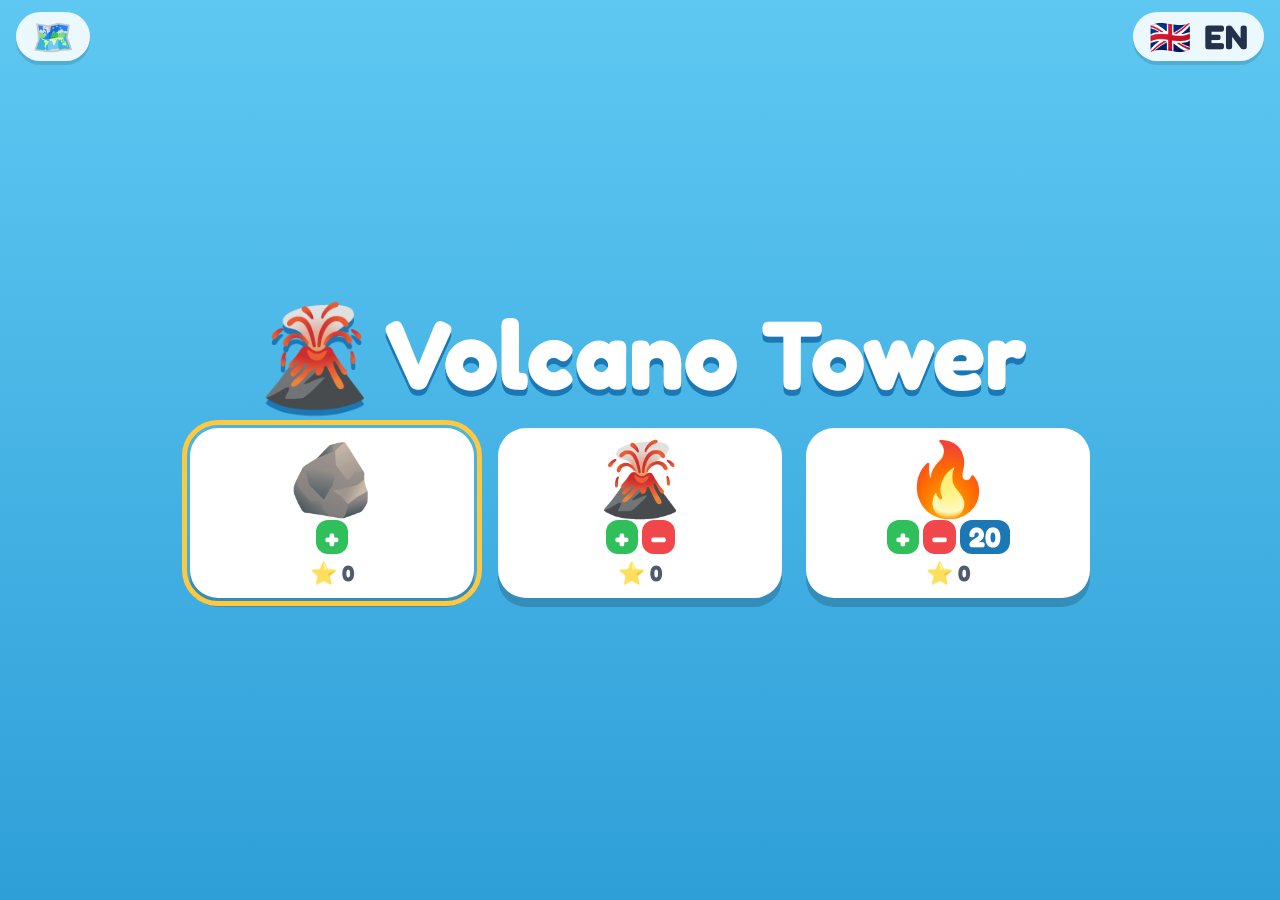
<file: volcano.html>
<!DOCTYPE html>
<html lang="en">
<head>
<meta charset="UTF-8">
<meta name="viewport" content="width=device-width, initial-scale=1.0, maximum-scale=1.0, user-scalable=no">
<title>Volcano Tower</title>
<link rel="preconnect" href="https://fonts.googleapis.com">
<link rel="preconnect" href="https://fonts.gstatic.com" crossorigin>
<link href="https://fonts.googleapis.com/css2?family=Fredoka:wght@500;700&display=swap" rel="stylesheet">
<link rel="stylesheet" href="kit.css">
<style>
  .main{flex:1;min-height:0;width:100%;display:flex;flex-direction:column;align-items:center;gap:10px;}
  .stage{flex:1;min-height:0;width:100%;display:flex;align-items:flex-end;justify-content:center;padding-bottom:2vh;}
  .stage.quake{animation:quake .12s linear 8;}
  @keyframes quake{0%,100%{transform:translate(0,0)}25%{transform:translate(-5px,2px)}50%{transform:translate(5px,-2px)}75%{transform:translate(-3px,-1px)}}

  /* The number wall sits on a volcano; the "+" roof from the worksheet becomes the glowing crater. */
  .wallbox{--s:60px;--gap:6px;position:relative;display:flex;flex-direction:column;align-items:center;gap:var(--gap);padding-bottom:calc(var(--s)*.25);}
  .mountain{position:absolute;left:-28%;right:-28%;top:calc(var(--s)*.35);bottom:0;z-index:0;overflow:visible;}
  .row{position:relative;z-index:1;display:flex;gap:var(--gap);}
  .roof{position:relative;z-index:1;width:calc(var(--s)*1.9);height:calc(var(--s)*.8);display:flex;align-items:flex-end;justify-content:center;}
  .roof::before{content:"";position:absolute;inset:0;clip-path:polygon(50% 0,100% 100%,0 100%);
    background:linear-gradient(180deg,#FFD34D,#FF7A00 55%,#D62700);animation:lava 1.2s ease-in-out infinite alternate;}
  @keyframes lava{from{filter:brightness(1)}to{filter:brightness(1.25) saturate(1.2)}}
  /* The crater shows the sum needed for the selected stone: + (from the two below), − (from the stone above), ? (not yet). */
  .roof .op{position:relative;width:calc(var(--s)*.5);height:calc(var(--s)*.5);margin-bottom:calc(var(--s)*.04);border-radius:50%;
    background:#fff;color:var(--go-dark);font-weight:700;font-size:calc(var(--s)*.46);display:flex;align-items:center;justify-content:center;
    box-shadow:0 0 12px rgba(255,200,61,.9);line-height:1;}
  .roof .op.minus{color:var(--stop-dark);box-shadow:0 0 0 3px var(--stop),0 0 14px rgba(242,71,74,.8);}
  .roof .op.unknown{color:#8A93A6;}
  .roof .op.flip{animation:opflip .45s cubic-bezier(.3,1.6,.5,1);}
  @keyframes opflip{from{transform:rotateY(90deg) scale(.5)}to{transform:none}}
  .smoke{position:absolute;left:50%;bottom:90%;width:calc(var(--s)*.3);aspect-ratio:1;border-radius:50%;background:rgba(255,255,255,.75);
    animation:puff 3s ease-out infinite;pointer-events:none;}
  .smoke.s2{animation-delay:1s;}
  .smoke.s3{animation-delay:2s;}
  @keyframes puff{0%{opacity:0;transform:translate(-50%,0) scale(.4)}20%{opacity:.8}100%{opacity:0;transform:translate(-10%,-160%) scale(1.8)}}

  .stone{
    width:calc(var(--s)*1.3);height:var(--s);border:none;cursor:pointer;padding:0;
    border-radius:calc(var(--s)*.22);
    background:linear-gradient(180deg,#A39383,#6E5F52);color:#fff;
    box-shadow:inset 0 calc(var(--s)*-.08) 0 rgba(0,0,0,.25),0 4px 0 rgba(0,0,0,.2);
    display:flex;flex-direction:column;align-items:center;justify-content:center;gap:2px;
    font-weight:700;text-shadow:0 2px 0 rgba(0,0,0,.25);
    transition:transform .15s, box-shadow .15s;
  }
  .stone .v{font-size:calc(var(--s)*.56);line-height:1;}
  .stone .dots{display:none;font-size:max(7px,calc(var(--s)*.13));line-height:1.1;white-space:pre-line;letter-spacing:.04em;text-shadow:none;}
  .stone.show-dots .dots{display:block;}
  .stone.show-dots .v{font-size:calc(var(--s)*.42);}
  .stone.empty{background:rgba(255,255,255,.88);color:var(--ink);text-shadow:none;box-shadow:inset 0 0 0 4px rgba(255,255,255,.95);}
  .stone.empty .v{opacity:.45;}
  .stone.filled{background:linear-gradient(180deg,#FFBE5C,#E8751A);}
  .stone.sel{box-shadow:0 0 0 6px var(--gold),0 0 26px var(--gold-glow);transform:scale(1.07);z-index:2;}
  .stone.sel .v{opacity:1;animation:blink 1s ease-in-out infinite;}
  @keyframes blink{50%{opacity:.35}}
  .stone.partner{box-shadow:0 0 0 5px #6FC8FF,0 0 20px #6FC8FF;}
  .stone:focus-visible{outline:4px solid #fff;outline-offset:3px;}

  @media (max-height:520px) and (orientation:landscape){
    .main{flex-direction:row;align-items:stretch;}
    .main .pad{width:42%;align-content:center;}
    .main .pad button{--size:clamp(34px,9.5vh,64px);}
    .banner{font-size:18px;padding:2px 16px;}
  }
</style>
</head>
<body>

<div class="screen" id="start">
  <a class="pill corner" href="index.html" aria-label="Map">🗺️</a>
  <div class="corner-r" id="langSpotStart"></div>
  <h1 id="title">🌋 Volcano Tower</h1>
  <div class="levels" id="levels"></div>
</div>

<div class="game">
  <div class="topbar">
    <div class="side">
      <button class="pill" id="homeBtn" aria-label="Levels">🏠</button>
      <div class="pill stars" id="stars">⭐ 0</div>
      <div class="pill progress" id="progress" aria-label="Level progress"></div>
    </div>
    <div class="side">
      <button class="pill" id="hintBtn" aria-label="Hint">💡</button>
      <span id="langSpotGame"><button class="pill" id="langBtn" aria-label="Language"></button></span>
    </div>
  </div>

  <div class="banner" id="banner" role="status" aria-live="polite">
    <span class="speaker">🔊</span><span id="bannerText"></span>
  </div>

  <div class="main">
    <div class="stage" id="stage">
      <div class="wallbox" id="wallbox"></div>
    </div>
    <div class="pad" id="pad"></div>
  </div>
</div>

<script src="kit.js"></script>
<script>
(() => {
  'use strict';
  const { sfx, speak, restart } = Kit;

  const LEVELS = [
    { icon: '🪨', rows: 3, max: 10, mixed: false, chips: [{ t: '+' }] },
    { icon: '🌋', rows: 3, max: 10, mixed: true,  chips: [{ t: '+' }, { t: '−', cls: 'minus' }] },
    { icon: '🔥', rows: 4, max: 20, mixed: true,  chips: [{ t: '+' }, { t: '−', cls: 'minus' }, { t: '20', cls: 'range' }] }
  ];
  const STAR_KEY = 'mathe-volcano-stars', PROG_KEY = 'mathe-volcano-progress';

  const TEXT = {
    en: {
      title: '🌋 Volcano Tower',
      rule: 'Two stones below make the stone on top!',
      ruleMinus: 'Take away! The stone on top minus its other stone below.',
      wait: "This stone can't be worked out yet. Try another one!",
      cuePlus: 'Now add!', cueMinus: 'Now take away!',
      next: 'A new volcano!',
      yay: 'BOOM! 🌋', perfect: 'PERFECT! 🌟',
      cheers: ['Boom! You did it!', 'Wow! What an eruption!', 'Super!'],
      perfectSay: 'Perfect! Double star!',
      plus: (a, b) => `${a} plus ${b}`, minus: (a, b) => `${a} minus ${b}`
    },
    de: {
      title: '🌋 Vulkan-Turm',
      rule: 'Zwei Steine unten ergeben den Stein oben!',
      ruleMinus: 'Abziehen! Der Stein oben minus der andere Stein darunter.',
      wait: 'Diesen Stein kann man noch nicht ausrechnen. Probier einen anderen!',
      cuePlus: 'Jetzt zusammenzählen!', cueMinus: 'Jetzt abziehen!',
      next: 'Ein neuer Vulkan!',
      yay: 'BUMM! 🌋', perfect: 'PERFEKT! 🌟',
      cheers: ['Bumm! Geschafft!', 'Wow! Was für ein Ausbruch!', 'Super!'],
      perfectSay: 'Perfekt! Doppelstern!',
      plus: (a, b) => `${a} plus ${b}`, minus: (a, b) => `${a} minus ${b}`
    }
  };
  const L = () => TEXT[Kit.lang];

  const $ = id => document.getElementById(id);
  const stage = $('stage'), wallbox = $('wallbox'), bannerText = $('bannerText'), starsEl = $('stars');

  const state = {
    level: Math.min(LEVELS.length - 1, +Kit.store.get('mathe-volcano-level', '0') || 0),
    sol: [], known: [], given: [], stones: [],
    sel: null, wrongs: {}, mistakes: 0, usedHint: false, hintFor: null, hintSay: '',
    op: '+', cueOp: null,
    busy: false, playing: false, session: 0, rounds: 0, lastBottom: ''
  };
  const LV = () => LEVELS[state.level];
  const key = (r, i) => r + '-' + i;

  /* ---------- Puzzle logic ----------
     Row 0 is the bottom. Every stone above is the sum of the two below it:
     sol[r][i] = sol[r-1][i] + sol[r-1][i+1]. */
  function equations(n) {
    const eq = [];
    for (let r = 1; r < n; r++) for (let i = 0; i < n - r; i++) eq.push({ top: [r, i], a: [r - 1, i], b: [r - 1, i + 1] });
    return eq;
  }

  // Stones that can be worked out right now from the known ones (+ upwards, − sideways/down).
  function deducible(known, n) {
    const out = [];
    for (const e of equations(n)) {
      const [t, a, b] = [e.top, e.a, e.b];
      const kt = known[t[0]][t[1]], ka = known[a[0]][a[1]], kb = known[b[0]][b[1]];
      if (kt + ka + kb !== 2) continue;
      if (!kt) out.push({ cell: t, op: '+', partners: [a, b] });
      else if (!ka) out.push({ cell: a, op: '−', partners: [t, b] });
      else out.push({ cell: b, op: '−', partners: [t, a] });
    }
    return out;
  }

  // A puzzle is fair if it can be filled one stone at a time, each from two known neighbours.
  function solvable(givenSet, n) {
    const known = Array.from({ length: n }, (_, r) => Array.from({ length: n - r }, (_, i) => givenSet.has(key(r, i))));
    for (;;) {
      const d = deducible(known, n);
      if (!d.length) break;
      d.forEach(({ cell }) => { known[cell[0]][cell[1]] = true; });
    }
    return known.every(row => row.every(Boolean));
  }

  function generate() {
    const { rows: n, max, mixed } = LV();
    const binom = n === 3 ? [1, 2, 1] : [1, 3, 3, 1];
    const hi = n === 3 ? 5 : 4, minTop = n === 3 ? 5 : 10;
    let bottom, top, tries = 0;
    do {
      bottom = Array.from({ length: n }, () => Kit.rand(1, hi));
      top = bottom.reduce((s, v, i) => s + v * binom[i], 0);
      tries++;
    } while ((top > max || top < minTop || bottom.join() === state.lastBottom) && tries < 500);
    state.lastBottom = bottom.join();

    const sol = [bottom];
    for (let r = 1; r < n; r++) sol.push(Array.from({ length: n - r }, (_, i) => sol[r - 1][i] + sol[r - 1][i + 1]));

    let givenSet;
    const bottomSet = new Set(bottom.map((_, i) => key(0, i)));
    if (!mixed) givenSet = bottomSet;
    else {
      const all = [];
      for (let r = 0; r < n; r++) for (let i = 0; i < n - r; i++) all.push(key(r, i));
      for (let t = 0; t < 2000; t++) {
        const s = new Set([...all].sort(() => Math.random() - 0.5).slice(0, n));
        const isBottom = [...s].every(k => bottomSet.has(k));
        if (!isBottom && solvable(s, n)) { givenSet = s; break; }
      }
      if (!givenSet) givenSet = bottomSet;
    }
    state.sol = sol;
    state.given = sol.map((row, r) => row.map((_, i) => givenSet.has(key(r, i))));
    state.known = state.given.map(row => row.slice());
  }

  /* ---------- Rendering ---------- */
  function dots(n) {
    const groups = [];
    for (let i = 0; i < n; i += 5) groups.push('●'.repeat(Math.min(5, n - i)));
    return groups.reduce((s, g, i) => s + (i === 0 ? '' : i % 2 ? ' ' : '\n') + g, '');
  }

  function build() {
    const n = LV().rows;
    wallbox.innerHTML =
      `<svg class="mountain" viewBox="0 0 100 100" preserveAspectRatio="none" aria-hidden="true">
         <defs>
           <linearGradient id="rock" x1="0" y1="0" x2="0" y2="1">
             <stop offset="0" stop-color="#8C6A52"/><stop offset=".7" stop-color="#6B4E3B"/><stop offset="1" stop-color="#4E382A"/>
           </linearGradient>
         </defs>
         <polygon points="0,100 38,2 62,2 100,100" fill="url(#rock)"/>
         <path d="M39.6,3 C39,7 40.2,10 39.4,15 M60.4,3 C61,6 59.8,9 60.6,12" stroke="#FF7A00" stroke-width="1.4" fill="none" stroke-linecap="round" opacity=".85"/>
         <path d="M0,100 C18,90 30,93 50,91 C70,93 82,90 100,100 Z" fill="#55C241"/>
       </svg>
       <div class="roof"><span class="smoke"></span><span class="smoke s2"></span><span class="smoke s3"></span><span class="op plus">+</span></div>`;
    state.stones = state.sol.map(row => row.map(() => null));
    for (let r = n - 1; r >= 0; r--) {
      const row = document.createElement('div'); row.className = 'row';
      for (let i = 0; i < n - r; i++) {
        const b = document.createElement('button');
        b.className = 'stone';
        b.innerHTML = '<span class="v"></span><span class="dots"></span>';
        b.querySelector('.dots').textContent = dots(state.sol[r][i]);
        b.addEventListener('pointerdown', e => { e.preventDefault(); Kit.audio(); select(r, i, true); });
        b.addEventListener('click', e => { if (e.detail === 0) select(r, i, true); });
        row.appendChild(b);
        state.stones[r][i] = b;
      }
      wallbox.appendChild(row);
    }
    renderStones();
    layout();
  }

  function renderStones() {
    state.sol.forEach((row, r) => row.forEach((v, i) => {
      const b = state.stones[r][i];
      const known = state.known[r][i];
      b.classList.toggle('empty', !known);
      b.classList.toggle('filled', known && !state.given[r][i]);
      b.querySelector('.v').textContent = known ? v : '?';
      b.setAttribute('aria-label', known ? String(v) : 'empty');
    }));
  }

  function layout() {
    const n = LV().rows;
    const W = stage.clientWidth, H = stage.clientHeight;
    const gap = 6;
    const s = Math.max(24, Math.min(
      (W * 0.62 - (n - 1) * gap) / (1.3 * n),   // room for the mountain slopes left and right
      (H * 0.94 - n * gap) / (n + 1.05),         // rows + crater + base
      120));
    wallbox.style.setProperty('--s', s + 'px');
    wallbox.style.setProperty('--gap', gap + 'px');
  }

  function clearHighlights() {
    state.stones.flat().forEach(b => b.classList.remove('sel', 'partner', 'show-dots'));
  }

  // Which sum fills this stone right now: '+' from the two stones below it, '−' from the stone above
  // (take away its other stone below), or '?' when no neighbours are known yet.
  function opFor(r, i) {
    const ops = deducible(state.known, LV().rows).filter(x => x.cell[0] === r && x.cell[1] === i).map(x => x.op);
    return ops.includes('+') ? '+' : ops.includes('−') ? '−' : '?';
  }
  const bannerFor = op => op === '−' ? L().ruleMinus : op === '?' ? L().wait : L().rule;

  function setOp(op) {
    const el = wallbox.querySelector('.roof .op');
    if (el && el.textContent !== op) {
      el.textContent = op;
      el.className = 'op ' + (op === '+' ? 'plus' : op === '−' ? 'minus' : 'unknown');
      restart(el, 'flip');
    }
    state.op = op;
  }

  function select(r, i, byTap) {
    if (!state.playing || state.busy) return;
    if (state.known[r][i]) { if (byTap) { sfx.tap(); restart(state.stones[r][i], 'pop'); } return; }
    state.sel = [r, i];
    clearHighlights();
    state.stones[r][i].classList.add('sel');
    pad.clearMarks();
    (state.wrongs[key(r, i)] || []).forEach(n => pad.markWrong(n));
    const op = opFor(r, i);
    setOp(op);
    if (state.hintFor === key(r, i)) showHint(false);
    else bannerText.textContent = bannerFor(op);
    if (byTap) sfx.tap();
    // Say it out loud when the sum switches between adding and taking away (the wall's first cue is said in newWall).
    if (op === '?') { if (byTap) speak(L().wait); }
    else if (state.cueOp !== null && op !== state.cueOp) { state.cueOp = op; speak(op === '−' ? L().cueMinus : L().cuePlus); }
  }

  function selectNext() {
    const n = LV().rows;
    const d = deducible(state.known, n);
    if (d.length) {
      // Work bottom-up and left-to-right, like on paper.
      d.sort((x, y) => x.cell[0] - y.cell[0] || x.cell[1] - y.cell[1]);
      select(d[0].cell[0], d[0].cell[1]);
      return;
    }
    for (let r = 0; r < n; r++) for (let i = 0; i < n - r; i++) if (!state.known[r][i]) return select(r, i);
  }

  function showHint(say) {
    if (!state.sel) return;
    const n = LV().rows;
    const d = deducible(state.known, n);
    // Same preference as the crater: adding first, so the hint never contradicts the sign on the volcano.
    let h = d.filter(x => x.cell[0] === state.sel[0] && x.cell[1] === state.sel[1]).sort((x, y) => (x.op === '+' ? 0 : 1) - (y.op === '+' ? 0 : 1))[0];
    if (!h) { h = d[0]; if (!h) return; select(h.cell[0], h.cell[1]); }
    state.hintFor = key(h.cell[0], h.cell[1]);
    state.usedHint = true;
    const [p, q] = h.partners.map(([r, i]) => state.sol[r][i]);
    h.partners.forEach(([r, i]) => state.stones[r][i].classList.add('partner', 'show-dots'));
    bannerText.textContent = h.op === '+' ? `${p} + ${q} = ?` : `${p} − ${q} = ?`;
    state.hintSay = h.op === '+' ? L().plus(p, q) : L().minus(p, q);
    if (say) speak(state.hintSay);
  }

  /* ---------- Answering ---------- */
  function onPick(n, btn) {
    if (!state.playing || state.busy || !state.sel) return;
    const [r, i] = state.sel;
    const stone = state.stones[r][i];
    if (n === state.sol[r][i]) {
      state.known[r][i] = true;
      state.sel = null; state.hintFor = null;
      sfx.clack();
      clearHighlights();
      renderStones();
      restart(stone, 'pop');
      if (state.known.every(row => row.every(Boolean))) finish();
      else setTimeout(() => { if (state.playing && !state.busy) selectNext(); }, 250);
    } else {
      const k = key(r, i);
      (state.wrongs[k] = state.wrongs[k] || []).push(n);
      state.mistakes++;
      pad.markWrong(n);
      sfx.bonk();
      restart(stone, 'shake');
      if (state.wrongs[k].length >= 2) showHint(true);
    }
  }

  function finish() {
    const session = state.session;
    state.busy = true;
    const perfect = state.mistakes === 0 && !state.usedHint;
    setOp('+');
    bannerText.textContent = L().rule;
    const total = Kit.addStars(STAR_KEY, LEVELS.length, state.level, perfect ? 2 : 1);
    starsEl.textContent = `⭐ ${total}`;
    restart(starsEl, 'pop');
    // Only clean walls (no mistakes, no hint) count towards finishing the level.
    const levelDone = perfect && Kit.addClean(PROG_KEY, LEVELS.length, state.level);
    renderProgress(perfect);
    sfx.rumble();
    restart(stage, 'quake');
    setTimeout(() => {
      if (session !== state.session) return;
      const roof = wallbox.querySelector('.roof').getBoundingClientRect();
      Kit.confetti.burst({
        count: 110, round: true, emoji: null, gravity: 0.34,
        colors: ['#FF4500', '#FF7A00', '#FFB000', '#FFD34D', '#D62700'],
        origins: [{ x: roof.left + roof.width / 2, y: roof.top + roof.height * 0.4, ang: -Math.PI / 2, spread: 0.9, speed: 12 }]
      });
      Kit.celebrate({
        text: perfect ? L().perfect : L().yay, perfect, keepConfetti: true,
        say: perfect ? L().perfectSay : Kit.pick(L().cheers)
      });
    }, 700);
    setTimeout(() => {
      if (session !== state.session) return;
      if (!levelDone) return newWall();
      const last = state.level === LEVELS.length - 1;
      Kit.levelUp({
        last, nextIcon: last ? '' : LEVELS[state.level + 1].icon,
        onNext: () => startLevel(state.level + 1),
        onStay: () => { if (session === state.session) newWall(); }
      });
    }, 2500);
  }

  function newWall() {
    state.busy = false;
    state.wrongs = {}; state.mistakes = 0; state.usedHint = false; state.hintFor = null; state.sel = null;
    generate();
    build();
    pad.clearMarks();
    state.op = '+'; state.cueOp = null;
    selectNext();
    // Intro line, plus the cue when this wall starts with taking away.
    state.cueOp = state.op === '?' ? '+' : state.op;
    const intro = state.rounds++ === 0 ? L().rule : L().next;
    speak(state.op === '−' ? `${intro} ${L().cueMinus}` : intro);
  }

  /* ---------- Screens ---------- */
  let pad = null;
  function renderProgress(bump) {
    Kit.renderProgress($('progress'), PROG_KEY, LEVELS.length, state.level);
    if (bump) restart($('progress'), 'pop');
  }
  function startLevel(i) {
    state.level = i; Kit.store.set('mathe-volcano-level', String(i));
    state.session++; state.rounds = 0; state.lastBottom = '';
    $('start').classList.add('hide');
    starsEl.textContent = `⭐ ${Kit.stars(STAR_KEY, LEVELS.length)[i]}`;
    renderProgress(false);
    $('langSpotGame').appendChild($('langBtn'));
    pad = Kit.numberPad($('pad'), LV().max, onPick);
    state.playing = true;
    sfx.ding();
    newWall();
  }
  function showStart() {
    state.playing = false; state.session++;
    Kit.hush();
    $('title').textContent = L().title;
    document.title = L().title.replace('🌋 ', '');
    Kit.levelTiles($('levels'), LEVELS, Kit.stars(STAR_KEY, LEVELS.length), state.level, startLevel, Kit.progress(PROG_KEY, LEVELS.length).done);
    $('langSpotStart').appendChild($('langBtn'));   // one language button, moved between screens
    $('start').classList.remove('hide');
  }

  $('homeBtn').addEventListener('click', showStart);
  $('hintBtn').addEventListener('click', () => { Kit.audio(); if (state.playing && !state.busy) showHint(true); });
  $('banner').addEventListener('click', () => { if (state.playing) speak(state.hintFor ? state.hintSay : bannerFor(state.op)); });
  const onLang = () => {
    $('title').textContent = L().title;
    if (state.playing && !state.hintFor) bannerText.textContent = bannerFor(state.op);
  };
  Kit.bindLangButton($('langBtn'), () => { onLang(); if (!state.playing) showStart(); });
  addEventListener('resize', () => { if (state.stones.length) layout(); });

  showStart();
})();
</script>
</body>
</html>
</file>
<file: kit.css>
/* Shared look for the Mathe games: sky & sea, pills, number bubbles, level tiles, celebration. */
:root{
  --sky-top:#5EC8F2;
  --sky-bottom:#BDEBFF;
  --sea:#2F9FD8;
  --sea-deep:#1B78B5;
  --sand:#F6DFA4;
  --sand-dark:#E2C27A;
  --ink:#23324A;
  --gold:#FFC83D;
  --gold-glow:rgba(255,200,61,.95);
  --go:#2FBF5B;
  --go-dark:#1E8C40;
  --stop:#F2474A;
  --stop-dark:#B52A2D;
  --font:'Fredoka', 'Comic Sans MS', 'Chalkboard SE', system-ui, sans-serif;
}
*{box-sizing:border-box;-webkit-tap-highlight-color:transparent;}
html,body{margin:0;height:100%;overflow:hidden;}
body{
  font-family:var(--font);
  color:var(--ink);
  background:linear-gradient(180deg,var(--sky-top) 0%,var(--sky-bottom) 55%,var(--sea) 55.2%,var(--sea-deep) 100%);
  user-select:none;-webkit-user-select:none;
  touch-action:manipulation;
}
button,a{font-family:var(--font);}
a{color:inherit;text-decoration:none;}

.game{position:relative;height:100%;display:flex;flex-direction:column;align-items:center;padding:12px 16px 16px;gap:10px;}

/* ---------- Top bar ---------- */
.topbar{position:relative;z-index:5;width:100%;display:flex;align-items:center;justify-content:space-between;gap:10px;}
.topbar .side{display:flex;gap:10px;align-items:center;}
.pill{font-size:clamp(20px,3.2vw,34px);font-weight:700;background:rgba(255,255,255,.88);border:none;border-radius:999px;padding:4px 16px;
  box-shadow:0 4px 0 rgba(0,0,0,.12);color:var(--ink);display:inline-flex;align-items:center;gap:6px;}
button.pill,a.pill{cursor:pointer;}
button.pill:active,a.pill:active{transform:translateY(3px);box-shadow:0 1px 0 rgba(0,0,0,.12);}
.stars{min-width:90px;justify-content:center;}
.pop{animation:kit-pop .5s ease;}
@keyframes kit-pop{0%{transform:scale(1)}40%{transform:scale(1.18)}100%{transform:scale(1)}}
.shake{animation:kit-shake .45s ease;}
@keyframes kit-shake{0%,100%{transform:translateX(0)}20%{transform:translateX(-10px) rotate(-4deg)}40%{transform:translateX(10px) rotate(4deg)}60%{transform:translateX(-7px)}80%{transform:translateX(7px)}}

/* ---------- Banner ---------- */
.banner{
  position:relative;z-index:5;
  display:flex;align-items:center;gap:12px;
  background:#fff;border-radius:26px;padding:6px 22px;
  box-shadow:0 6px 0 rgba(0,0,0,.14);
  font-size:clamp(18px,3.2vw,38px);font-weight:700;text-align:center;
  cursor:pointer;border:5px solid var(--gold);max-width:100%;
}
.banner .speaker{font-size:.85em;}

/* ---------- Number bubbles ---------- */
.pad{position:relative;z-index:5;width:100%;max-width:1100px;display:flex;flex-wrap:wrap;justify-content:center;gap:clamp(6px,1.2vw,14px);}
.pad button{
  --size:clamp(46px,7.4vw,86px);
  width:var(--size);height:var(--size);border-radius:50%;border:none;cursor:pointer;
  font-size:calc(var(--size)*.5);font-weight:700;color:#fff;
  background:radial-gradient(circle at 35% 30%,#7AD7FF,#2E9BE0 70%);
  box-shadow:0 6px 0 #1C6FA8,0 9px 14px rgba(0,0,0,.2);
  text-shadow:0 2px 0 rgba(0,0,0,.2);
  transition:transform .08s, opacity .2s, filter .2s;
}
.pad.big button{--size:clamp(38px,5.6vw,70px);}
.pad button:nth-child(5n+2){background:radial-gradient(circle at 35% 30%,#8FF0B0,#2FBF5B 70%);box-shadow:0 6px 0 var(--go-dark),0 9px 14px rgba(0,0,0,.2);}
.pad button:nth-child(5n+3){background:radial-gradient(circle at 35% 30%,#FFD98A,#F5A623 70%);box-shadow:0 6px 0 #B97A0F,0 9px 14px rgba(0,0,0,.2);}
.pad button:nth-child(5n+4){background:radial-gradient(circle at 35% 30%,#FFA3C4,#E0407A 70%);box-shadow:0 6px 0 #A52A5A,0 9px 14px rgba(0,0,0,.2);}
.pad button:nth-child(5n+5){background:radial-gradient(circle at 35% 30%,#C9A8FF,#8A5CE6 70%);box-shadow:0 6px 0 #5E3AAE,0 9px 14px rgba(0,0,0,.2);}
.pad button:active{transform:translateY(5px);}
.pad button.wrong{opacity:.28;transform:scale(.82);filter:grayscale(.8);}
.pad button:focus-visible{outline:5px solid #fff;outline-offset:3px;}
.pad.off button{opacity:.35;filter:grayscale(.7);pointer-events:none;}

/* ---------- Start / level screen ---------- */
.screen{position:fixed;inset:0;z-index:30;display:flex;flex-direction:column;align-items:center;justify-content:center;gap:2.6vh;padding:16px;
  background:linear-gradient(180deg,#5EC8F2,#2F9FD8);overflow:auto;}
.screen.hide{display:none;}
.screen h1{margin:0;font-size:clamp(38px,7.6vw,104px);color:#fff;text-shadow:0 6px 0 var(--sea-deep);text-align:center;line-height:1.05;}
.screen .corner{position:absolute;top:12px;left:16px;}
.screen .corner-r{position:absolute;top:12px;right:16px;}
.levels{display:grid;grid-template-columns:repeat(3,minmax(0,1fr));gap:clamp(10px,2vw,24px);width:100%;max-width:900px;}
.level{position:relative;border:none;border-radius:28px;cursor:pointer;padding:14px 8px 12px;
  background:#fff;box-shadow:0 9px 0 rgba(0,0,0,.18);display:flex;flex-direction:column;align-items:center;gap:6px;
  transition:transform .12s;color:var(--ink);}
.level:active{transform:translateY(6px);box-shadow:0 3px 0 rgba(0,0,0,.18);}
.level .ico{font-size:clamp(40px,6vw,72px);line-height:1;}
.level .chips{display:flex;gap:4px;flex-wrap:wrap;justify-content:center;}
.level .chip{font-size:clamp(16px,2.4vw,28px);font-weight:700;color:#fff;background:var(--go);border-radius:12px;padding:0 9px;}
.level .chip.minus{background:var(--stop);}
.level .chip.range{background:var(--sea-deep);}
.level .got{font-size:clamp(15px,2vw,22px);font-weight:700;opacity:.8;}
.level.last{outline:5px solid var(--gold);outline-offset:3px;}
.level .trophy{position:absolute;top:6px;right:10px;font-size:clamp(22px,3vw,34px);}

/* ---------- Celebration ---------- */
.kit-confetti{position:fixed;inset:0;width:100%;height:100%;pointer-events:none;z-index:40;}
.kit-flash{position:fixed;inset:0;pointer-events:none;z-index:39;opacity:0;}
.kit-flash.on{animation:kit-flash 1.1s steps(1) forwards;}
@keyframes kit-flash{
  0%{opacity:.4;background:#FFE14D}20%{opacity:.35;background:#FF6FB5}40%{opacity:.3;background:#5EF08A}
  60%{opacity:.2;background:#6FC8FF}80%{opacity:.1;background:#FFE14D}100%{opacity:0}
}
.kit-yay{position:fixed;left:50%;top:38%;z-index:41;transform:translate(-50%,-50%) scale(0);pointer-events:none;
  font-size:clamp(52px,12vw,170px);font-weight:700;color:#fff;white-space:nowrap;
  text-shadow:0 6px 0 #F0A500,0 10px 25px rgba(0,0,0,.3);}
.kit-yay.show{animation:kit-yay 1.6s cubic-bezier(.2,1.6,.4,1) forwards;}
@keyframes kit-yay{0%{transform:translate(-50%,-50%) scale(0) rotate(-20deg)}15%{transform:translate(-50%,-50%) scale(1.1) rotate(6deg)}25%{transform:translate(-50%,-50%) scale(1) rotate(-4deg)}80%{opacity:1;transform:translate(-50%,-50%) scale(1) rotate(0)}100%{opacity:0;transform:translate(-50%,-50%) scale(1.3)}}

.rotate-tip{display:none;font-size:22px;background:rgba(255,255,255,.8);border-radius:16px;padding:4px 12px;}
@media (orientation:portrait) and (max-width:700px){
  .rotate-tip{display:block;}
  .topbar{gap:6px;}
  .topbar .side{gap:6px;}
  .pill{font-size:18px;padding:3px 10px;}
  .pill .code{display:none;}
  .stars{min-width:0;}
  .progress{padding:3px 8px;}
  .progress .slot{font-size:.72em;}
  .levels{grid-template-columns:repeat(1,minmax(0,1fr));max-width:360px;}
}

/* ---------- Level progress & level-up ---------- */
.pill .code{margin-left:.2em;}
.progress{gap:2px;padding:4px 12px;}
.progress .slot{font-size:.8em;color:#B8C0CC;transition:transform .3s;}
.progress .slot.on{color:inherit;}
.progress.pop .slot.on:last-of-type{animation:kit-pop .5s ease;}
.kit-levelup{position:fixed;inset:0;z-index:45;display:none;align-items:center;justify-content:center;background:rgba(27,120,181,.72);padding:16px;}
.kit-levelup.show{display:flex;}
.kit-levelup .card{background:#fff;border-radius:36px;padding:22px 36px;display:flex;flex-direction:column;align-items:center;gap:10px;
  box-shadow:0 12px 0 rgba(0,0,0,.2);border:6px solid var(--gold);animation:kit-pop .6s ease;max-width:100%;}
.kit-levelup .cup{font-size:clamp(70px,14vw,150px);line-height:1;animation:cupbob 1.4s ease-in-out infinite;}
@keyframes cupbob{50%{transform:translateY(-10px) rotate(6deg)}}
.kit-levelup .title{font-size:clamp(32px,6vw,72px);font-weight:700;color:#F0A500;text-shadow:0 3px 0 rgba(0,0,0,.12);text-align:center;}
.kit-levelup .next{font-size:clamp(40px,7vw,80px);}
.kit-levelup .actions{display:flex;gap:16px;align-items:center;}
.kit-levelup .go{font-size:clamp(40px,7vw,80px);border:none;border-radius:999px;padding:.05em .9em;color:#fff;cursor:pointer;
  background:linear-gradient(180deg,#52DB7A,var(--go));box-shadow:0 8px 0 var(--go-dark);animation:kit-pulse 1.1s ease-in-out infinite;}
.kit-levelup .stay{font-size:clamp(26px,4vw,44px);border:none;border-radius:999px;padding:.1em .6em;cursor:pointer;background:#E8EEF5;box-shadow:0 5px 0 #C5CFDB;}
@keyframes kit-pulse{50%{transform:scale(1.07)}}
</file>
